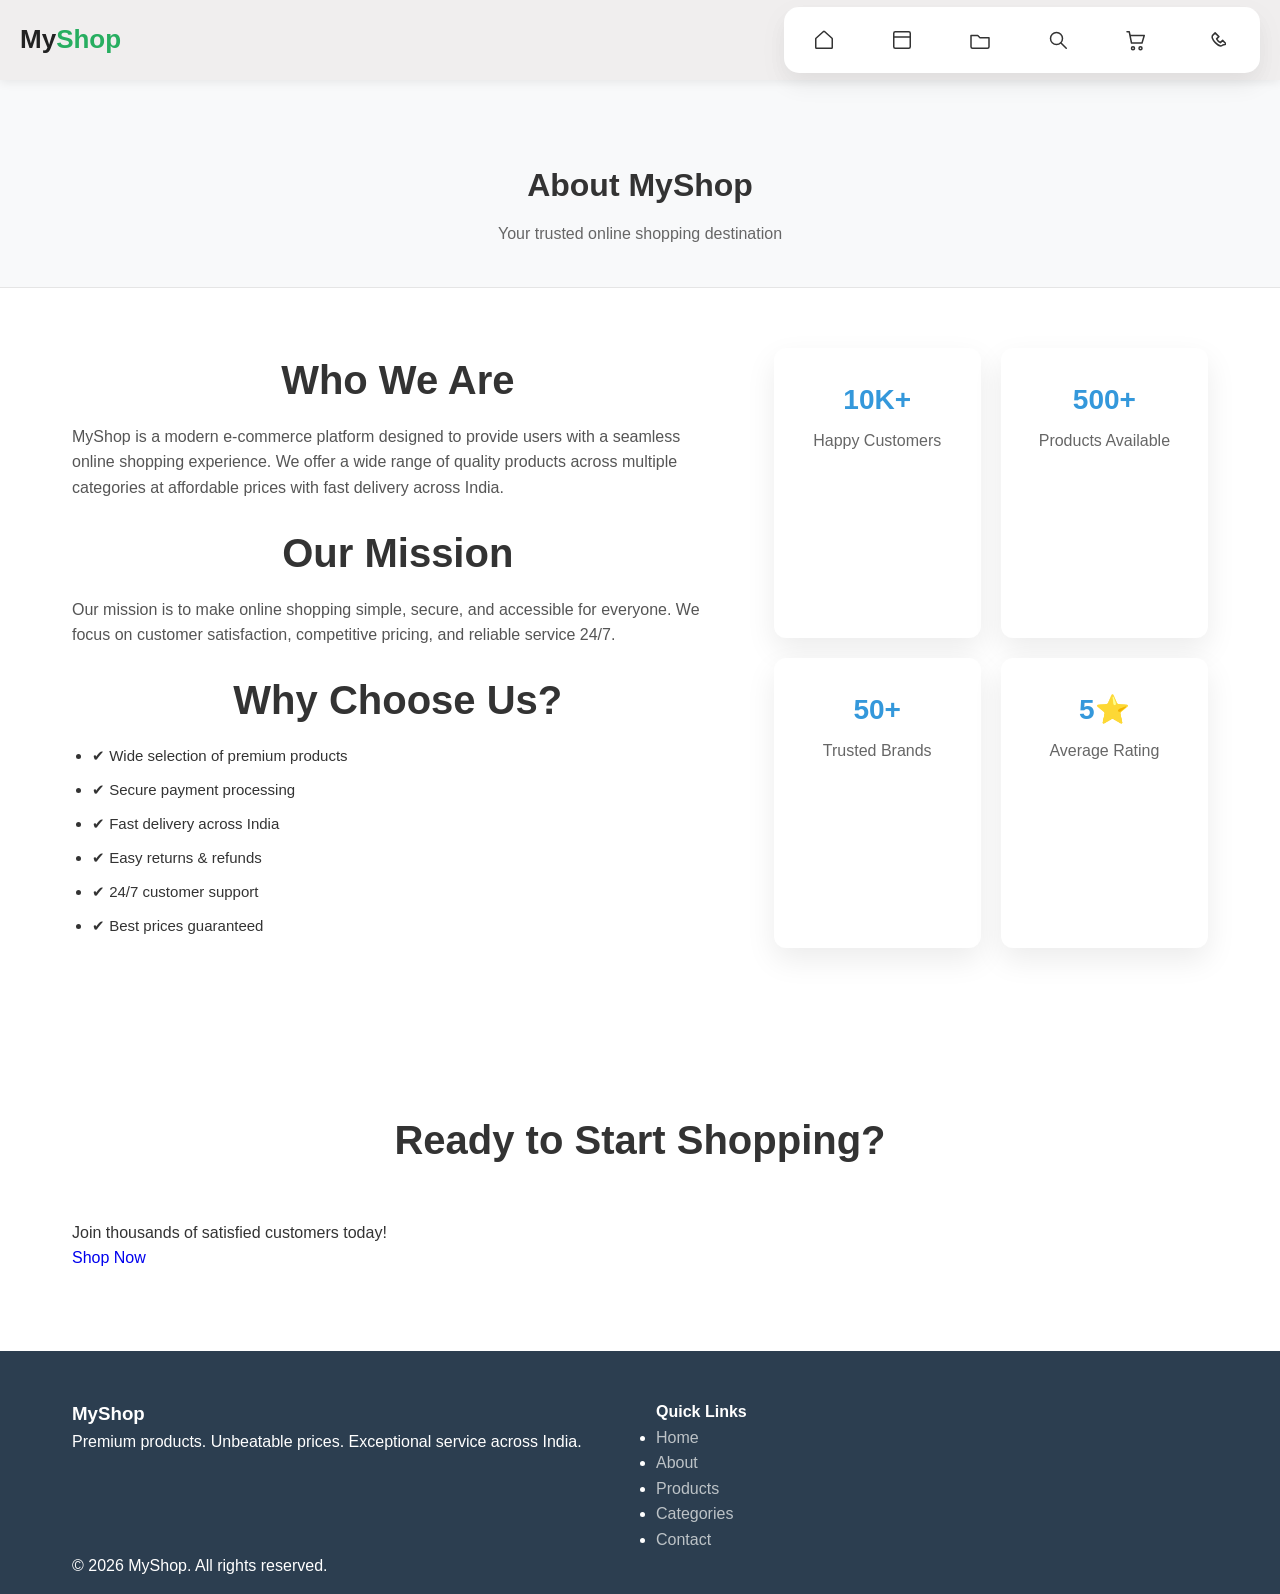
<file: about.html>
<!DOCTYPE html>
<html lang="en">
<head>
    <meta charset="UTF-8">
    <meta name="viewport" content="width=device-width, initial-scale=1.0">
    <title>About Us - MyShop</title>
    <link rel="stylesheet" href="css/style.css">
    <link rel="stylesheet" href="css/navbar.css">
    <link rel="stylesheet" href="css/about.css">
</head>
<body>
    <nav class="navbar">
        <div class="brand">
            <a href="index.html">My<span>Shop</span></a>
        </div>
        <div class="menu">
            <a href="index.html" class="link">
                <span class="link-icon">
                    <svg xmlns="http://www.w3.org/2000/svg" viewBox="0 0 256 256">
                        <path d="M213.38 109.62 133.38 36.88a8 8 0 0 0-10.76 0L42.62 109.62A8 8 0 0 0 40 115.54V208a8 8 0 0 0 8 8h160a8 8 0 0 0 8-8V115.54a8 8 0 0 0-2.62-5.92Z" fill="none" stroke="currentColor" stroke-width="16"/>
                    </svg>
                </span>
                <span class="link-title">Home</span>
            </a>

            <a href="products.html" class="link">
                <span class="link-icon">
                    <svg xmlns="http://www.w3.org/2000/svg" viewBox="0 0 256 256">
                        <rect x="40" y="40" width="176" height="176" rx="16" fill="none" stroke="currentColor" stroke-width="16"/>
                        <line x1="40" y1="96" x2="216" y2="96" fill="none" stroke="currentColor" stroke-width="16"/>
                    </svg>
                </span>
                <span class="link-title">Products</span>
            </a>

            <a href="category.html" class="link">
                <span class="link-icon">
                    <svg xmlns="http://www.w3.org/2000/svg" viewBox="0 0 256 256">
                        <path d="M32 80h72l24 24h96v96a16 16 0 0 1-16 16H48a16 16 0 0 1-16-16V80z" fill="none" stroke="currentColor" stroke-width="16" stroke-linejoin="round"/>
                    </svg>
                </span>
                <span class="link-title">Categories</span>
            </a>

            <a href="search.html" class="link">
                <span class="link-icon">
                    <svg xmlns="http://www.w3.org/2000/svg" viewBox="0 0 256 256">
                        <circle cx="112" cy="112" r="64" fill="none" stroke="currentColor" stroke-width="16"/>
                        <line x1="160" y1="160" x2="216" y2="216" fill="none" stroke="currentColor" stroke-width="16"/>
                    </svg>
                </span>
                <span class="link-title">Search</span>
            </a>

            <a href="cart.html" class="link">
                <span class="link-icon">
                    <svg xmlns="http://www.w3.org/2000/svg" viewBox="0 0 256 256">
                        <circle cx="96" cy="216" r="16" fill="none" stroke="currentColor" stroke-width="16"/>
                        <circle cx="176" cy="216" r="16" fill="none" stroke="currentColor" stroke-width="16"/>
                        <path d="M32 40h24l24 120h112l24-80H72" fill="none" stroke="currentColor" stroke-width="16" stroke-linejoin="round"/>
                    </svg>
                </span>
                <span class="link-title">Cart</span>
            </a>
            

            <a href="contact.html" class="link">
                <span class="link-icon">
                    <svg xmlns="http://www.w3.org/2000/svg" viewBox="0 0 256 256">
                        <path d="M222 182c-16 16-48 6-80-26s-42-64-26-80l24-24 40 40-24 24c8 16 24 32 40 40l24-24 40 40z" fill="none" stroke="currentColor" stroke-width="16" stroke-linejoin="round"/>
                    </svg>
                </span>
                <span class="link-title">Contact</span>
            </a>
        </div>
    </nav>

    <section class="about-header">
        <div class="container">
            <h1>About MyShop</h1>
            <p>Your trusted online shopping destination</p>
        </div>
    </section>

    <section class="about-section">
        <div class="container">
            <div class="about-grid">
              
                <div class="about-text">
                    <h2>Who We Are</h2>
                    <p>
                        MyShop is a modern e-commerce platform designed to provide
                        users with a seamless online shopping experience.
                        We offer a wide range of quality products across multiple categories
                        at affordable prices with fast delivery across India.
                    </p>

                    <h2>Our Mission</h2>
                    <p>
                        Our mission is to make online shopping simple, secure,
                        and accessible for everyone. We focus on customer satisfaction,
                        competitive pricing, and reliable service 24/7.
                    </p>

                    <h2>Why Choose Us?</h2>
                    <ul>
                        <li>✔ Wide selection of premium products</li>
                        <li>✔ Secure payment processing</li>
                        <li>✔ Fast delivery across India</li>
                        <li>✔ Easy returns & refunds</li>
                        <li>✔ 24/7 customer support</li>
                        <li>✔ Best prices guaranteed</li>
                    </ul>
                </div>

                <div class="about-stats">
                    <div class="stat-box">
                        <h3>10K+</h3>
                        <p>Happy Customers</p>
                    </div>
                    <div class="stat-box">
                        <h3>500+</h3>
                        <p>Products Available</p>
                    </div>
                    <div class="stat-box">
                        <h3>50+</h3>
                        <p>Trusted Brands</p>
                    </div>
                    <div class="stat-box">
                        <h3>5⭐</h3>
                        <p>Average Rating</p>
                    </div>
                </div>
            </div>
        </div>
    </section>

    <section class="cta-section">
        <div class="container">
            <h2>Ready to Start Shopping?</h2>
            <p>Join thousands of satisfied customers today!</p>
            <a href="products.html" class="cta-button">Shop Now</a>
        </div>
    </section>

    <footer class="footer">
        <div class="container">
            <div class="footer-content">
                <div class="footer-section">
                    <h3>MyShop</h3>
                    <p>Premium products. Unbeatable prices. Exceptional service across India.</p>
                </div>
                <div class="footer-section">
                    <h4>Quick Links</h4>
                    <ul>
                        <li><a href="index.html">Home</a></li>
                        <li><a href="about.html">About</a></li>
                        <li><a href="products.html">Products</a></li>
                        <li><a href="category.html">Categories</a></li>
                        <li><a href="contact.html">Contact</a></li>
                    </ul>
                </div>
            </div>
            <div class="footer-bottom">
                <p>&copy; 2026 MyShop. All rights reserved.</p>
            </div>
        </div>
    </footer>

    <script src="js/about.js"></script>
</body>
</html>
</file>
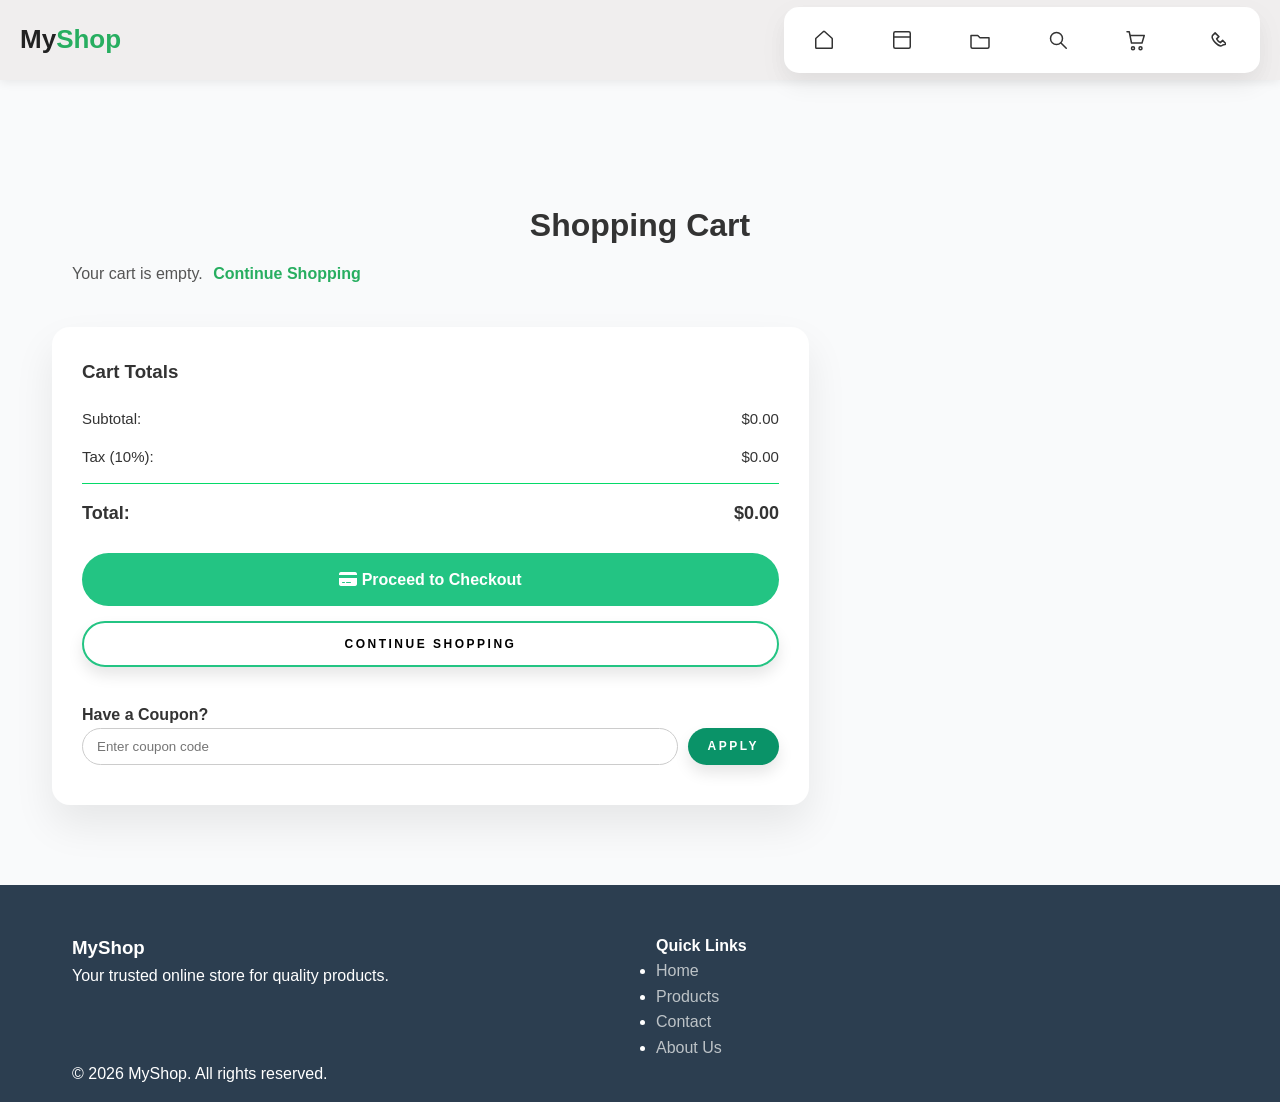
<file: cart.html>
<!DOCTYPE html>
<html lang="en">
<head>
    <meta charset="UTF-8">
    <meta name="viewport" content="width=device-width, initial-scale=1.0">
    <title>Cart - MyShop</title>
    <link rel="stylesheet" href="css/style.css">
    <link rel="stylesheet" href="css/cart.css">
    <link rel="stylesheet" href="https://cdnjs.cloudflare.com/ajax/libs/font-awesome/6.0.0/css/all.min.css">
    <link rel="stylesheet" href="css/navbar.css">
</head>
<body>
     <nav class="navbar">
        <div class="brand">
            <a href="index.html">My<span>Shop</span></a>
        </div>
        <div class="menu">
            <a href="index.html" class="link">
                <span class="link-icon">
                    <svg xmlns="http://www.w3.org/2000/svg" viewBox="0 0 256 256">
                        <path d="M213.38 109.62 133.38 36.88a8 8 0 0 0-10.76 0L42.62 109.62A8 8 0 0 0 40 115.54V208a8 8 0 0 0 8 8h160a8 8 0 0 0 8-8V115.54a8 8 0 0 0-2.62-5.92Z" fill="none" stroke="currentColor" stroke-width="16"/>
                    </svg>
                </span>
                <span class="link-title">Home</span>
            </a>

            <a href="products.html" class="link">
                <span class="link-icon">
                    <svg xmlns="http://www.w3.org/2000/svg" viewBox="0 0 256 256">
                        <rect x="40" y="40" width="176" height="176" rx="16" fill="none" stroke="currentColor" stroke-width="16"/>
                        <line x1="40" y1="96" x2="216" y2="96" fill="none" stroke="currentColor" stroke-width="16"/>
                    </svg>
                </span>
                <span class="link-title">Products</span>
            </a>

            <a href="category.html" class="link">
                <span class="link-icon">
                    <svg xmlns="http://www.w3.org/2000/svg" viewBox="0 0 256 256">
                        <path d="M32 80h72l24 24h96v96a16 16 0 0 1-16 16H48a16 16 0 0 1-16-16V80z" fill="none" stroke="currentColor" stroke-width="16" stroke-linejoin="round"/>
                    </svg>
                </span>
                <span class="link-title">Categories</span>
            </a>

            <a href="search.html" class="link">
                <span class="link-icon">
                    <svg xmlns="http://www.w3.org/2000/svg" viewBox="0 0 256 256">
                        <circle cx="112" cy="112" r="64" fill="none" stroke="currentColor" stroke-width="16"/>
                        <line x1="160" y1="160" x2="216" y2="216" fill="none" stroke="currentColor" stroke-width="16"/>
                    </svg>
                </span>
                <span class="link-title">Search</span>
            </a>

            <a href="cart.html" class="link">
                <span class="link-icon">
                    <svg xmlns="http://www.w3.org/2000/svg" viewBox="0 0 256 256">
                        <circle cx="96" cy="216" r="16" fill="none" stroke="currentColor" stroke-width="16"/>
                        <circle cx="176" cy="216" r="16" fill="none" stroke="currentColor" stroke-width="16"/>
                        <path d="M32 40h24l24 120h112l24-80H72" fill="none" stroke="currentColor" stroke-width="16" stroke-linejoin="round"/>
                    </svg>
                </span>
                <span class="link-title">Cart</span>
            </a>

            <a href="contact.html" class="link">
                <span class="link-icon">
                    <svg xmlns="http://www.w3.org/2000/svg" viewBox="0 0 256 256">
                        <path d="M222 182c-16 16-48 6-80-26s-42-64-26-80l24-24 40 40-24 24c8 16 24 32 40 40l24-24 40 40z" fill="none" stroke="currentColor" stroke-width="16" stroke-linejoin="round"/>
                    </svg>
                </span>
                <span class="link-title">Contact</span>
            </a>
        </div>
    </nav>

    <section class="cart-page">
        <div class="container">
            <div class="page-header">
                <h1>Shopping Cart</h1>
                <p id="cartEmptyMsg" style="display: none;">Your cart is empty. <a href="products.html">Continue Shopping</a></p>
            </div>

            <div class="cart-container">
                <div class="cart-table" id="cartTableContainer">
                    <table id="cartTable">
                        <thead>
                            <tr>
                                <th>Image</th>
                                <th>Product</th>
                                <th>Price</th>
                                <th>Quantity</th>
                                <th>Total</th>
                                <th>Action</th>
                            </tr>
                        </thead>
                        <tbody id="cartItems">
                        </tbody>
                    </table>
                </div>

                <div class="cart-summary">
                    <div class="summary-section">
                        <h3>Cart Totals</h3>
                        <div class="summary-row">
                            <span>Subtotal:</span>
                            <span id="subtotal">$0.00</span>
                        </div>
                        <div class="summary-row">
                            <span>Tax (10%):</span>
                            <span id="tax">$0.00</span>
                        </div>
                        <div class="summary-row total-row">
                            <span>Total:</span>
                            <span id="total">$0.00</span>
                        </div>
                        
                        <div class="checkout-actions">
                            <a href="checkout.html" class="checkout-btn">
                                <i class="fas fa-credit-card"></i> Proceed to Checkout
                            </a>
                            <button id="continueShopping" class="continue-btn">Continue Shopping</button>
                        </div>
                    </div>

                    <div class="coupon-section">
                        <h4>Have a Coupon?</h4>
                        <div class="coupon-input">
                            <input type="text" id="couponCode" placeholder="Enter coupon code">
                            <button id="applyCoupon">Apply</button>
                        </div>
                        <p id="couponMsg"></p>
                    </div>
                </div>
            </div>
        </div>
    </section>

    <footer class="footer">
        <div class="container">
            <div class="footer-content">
                <div class="footer-section">
                    <h3>MyShop</h3>
                    <p>Your trusted online store for quality products.</p>
                </div>
                <div class="footer-section">
                    <h4>Quick Links</h4>
                    <ul>
                        <li><a href="index.html">Home</a></li>
                        <li><a href="products.html">Products</a></li>
                        <li><a href="contact.html">Contact</a></li>
                    <li><a href="about.html">About Us</a></li>
                    </ul>
                </div>
            </div>
            <div class="footer-bottom">
                <p>&copy; 2026 MyShop. All rights reserved.</p>
            </div>
        </div>
    </footer>

    <button class="scroll-top" id="scrollTop">↑</button>

    <script src="js/data.js"></script>
    <script src="js/script.js"></script>
    <script src="js/cart.js"></script>
</body>
</html>
</file>
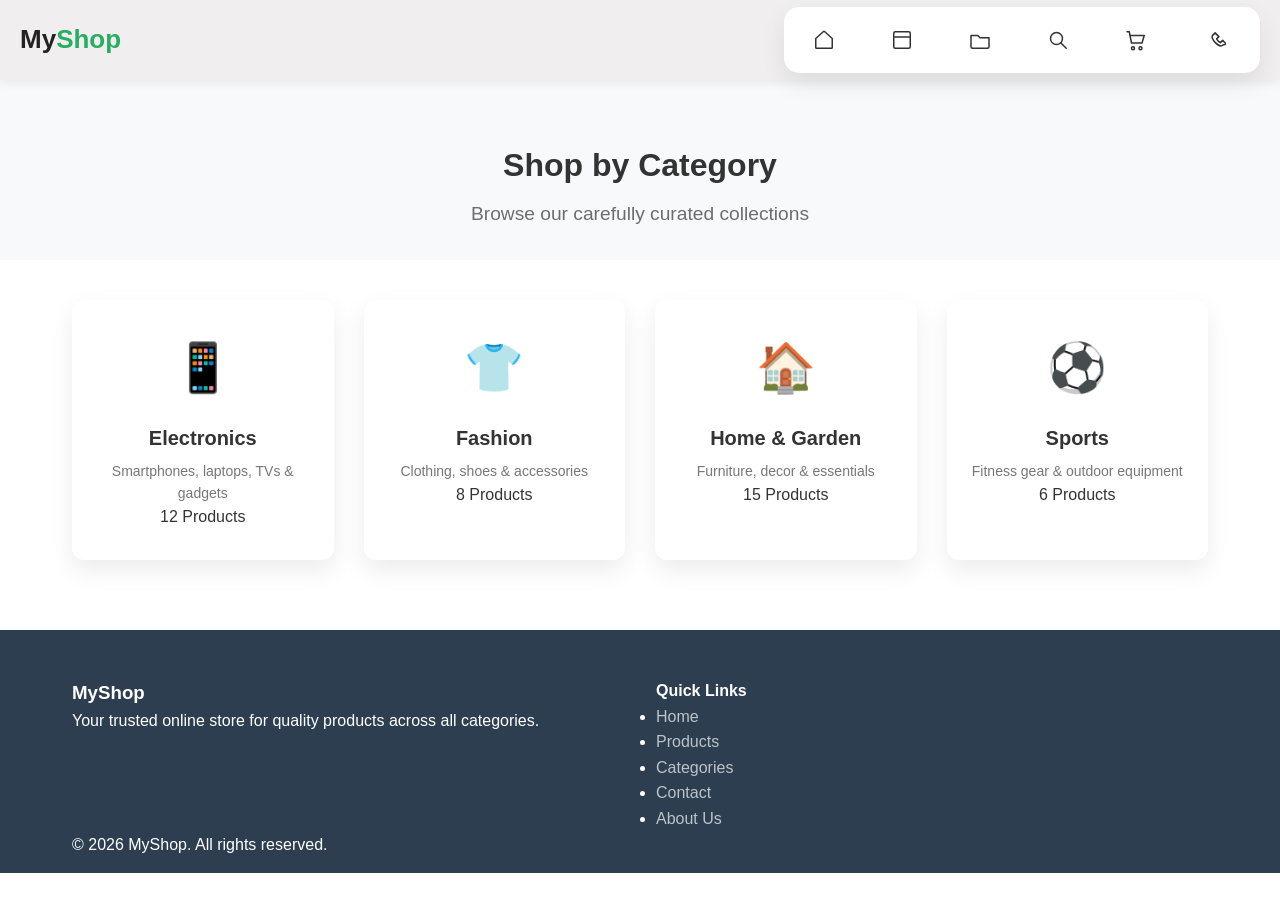
<file: category.html>
<!DOCTYPE html>
<html lang="en">
<head>
    <meta charset="UTF-8">
    <meta name="viewport" content="width=device-width, initial-scale=1.0">
    <title>Categories | MyShop</title>
    
    <link rel="stylesheet" href="css/style.css">
    <link rel="stylesheet" href="css/navbar.css">
    <link rel="stylesheet" href="css/category.css">
</head>
<body>
    <nav class="navbar">
        <div class="brand">
            <a href="index.html">My<span>Shop</span></a>
        </div>
        <div class="menu">
            <a href="index.html" class="link">
                <span class="link-icon">
                    <svg xmlns="http://www.w3.org/2000/svg" viewBox="0 0 256 256">
                        <path d="M213.38 109.62 133.38 36.88a8 8 0 0 0-10.76 0L42.62 109.62A8 8 0 0 0 40 115.54V208a8 8 0 0 0 8 8h160a8 8 0 0 0 8-8V115.54a8 8 0 0 0-2.62-5.92Z" fill="none" stroke="currentColor" stroke-width="16"/>
                    </svg>
                </span>
                <span class="link-title">Home</span>
            </a>

            <a href="products.html" class="link">
                <span class="link-icon">
                    <svg xmlns="http://www.w3.org/2000/svg" viewBox="0 0 256 256">
                        <rect x="40" y="40" width="176" height="176" rx="16" fill="none" stroke="currentColor" stroke-width="16"/>
                        <line x1="40" y1="96" x2="216" y2="96" fill="none" stroke="currentColor" stroke-width="16"/>
                    </svg>
                </span>
                <span class="link-title">Products</span>
            </a>

            <a href="category.html" class="link">
                <span class="link-icon">
                    <svg xmlns="http://www.w3.org/2000/svg" viewBox="0 0 256 256">
                        <path d="M32 80h72l24 24h96v96a16 16 0 0 1-16 16H48a16 16 0 0 1-16-16V80z" fill="none" stroke="currentColor" stroke-width="16" stroke-linejoin="round"/>
                    </svg>
                </span>
                <span class="link-title">Categories</span>
            </a>

            <a href="search.html" class="link">
                <span class="link-icon">
                    <svg xmlns="http://www.w3.org/2000/svg" viewBox="0 0 256 256">
                        <circle cx="112" cy="112" r="64" fill="none" stroke="currentColor" stroke-width="16"/>
                        <line x1="160" y1="160" x2="216" y2="216" fill="none" stroke="currentColor" stroke-width="16"/>
                    </svg>
                </span>
                <span class="link-title">Search</span>
            </a>

            <a href="cart.html" class="link">
                <span class="link-icon">
                    <svg xmlns="http://www.w3.org/2000/svg" viewBox="0 0 256 256">
                        <circle cx="96" cy="216" r="16" fill="none" stroke="currentColor" stroke-width="16"/>
                        <circle cx="176" cy="216" r="16" fill="none" stroke="currentColor" stroke-width="16"/>
                        <path d="M32 40h24l24 120h112l24-80H72" fill="none" stroke="currentColor" stroke-width="16" stroke-linejoin="round"/>
                    </svg>
                </span>
                <span class="link-title">Cart</span>
            </a>

            <a href="contact.html" class="link">
                <span class="link-icon">
                    <svg xmlns="http://www.w3.org/2000/svg" viewBox="0 0 256 256">
                        <path d="M222 182c-16 16-48 6-80-26s-42-64-26-80l24-24 40 40-24 24c8 16 24 32 40 40l24-24 40 40z" fill="none" stroke="currentColor" stroke-width="16" stroke-linejoin="round"/>
                    </svg>
                </span>
                <span class="link-title">Contact</span>
            </a>
        </div>
    </nav>

    <section class="category-header">
        <div class="container">
            <h1>Shop by Category</h1>
            <p>Browse our carefully curated collections</p>
        </div>
    </section>

    <div class="category-main">
        <section class="category-section">
            <div class="container">
                <div class="category-grid">
                    <div class="category-card" data-cat="electronics">
                        <div class="category-icon">📱</div>
                        <h3>Electronics</h3>
                        <p>Smartphones, laptops, TVs & gadgets</p>
                        <div class="category-count" data-count="12">12 Products</div>
                    </div>

                    <div class="category-card" data-cat="fashion">
                        <div class="category-icon">👕</div>
                        <h3>Fashion</h3>
                        <p>Clothing, shoes & accessories</p>
                        <div class="category-count" data-count="8">8 Products</div>
                    </div>

                    <div class="category-card" data-cat="home">
                        <div class="category-icon">🏠</div>
                        <h3>Home & Garden</h3>
                        <p>Furniture, decor & essentials</p>
                        <div class="category-count" data-count="15">15 Products</div>
                    </div>

                    <div class="category-card" data-cat="sports">
                        <div class="category-icon">⚽</div>
                        <h3>Sports</h3>
                        <p>Fitness gear & outdoor equipment</p>
                        <div class="category-count" data-count="6">6 Products</div>
                    </div>
                </div>
            </div>
        </section>

        <section class="products-filtered" id="filteredProducts" style="display: none;">
            <div class="container">
                <div class="filter-header">
                    <div class="filter-count" id="filterCount">0 products found</div>
                    <a href="category.html" class="clear-filter">Clear Filter</a>
                </div>
                <div class="products-grid" id="categoryProducts"></div>
            </div>
        </section>
    </div>

    <footer class="footer">
        <div class="container">
            <div class="footer-content">
                <div class="footer-section">
                    <h3>MyShop</h3>
                    <p>Your trusted online store for quality products across all categories.</p>
                </div>
                <div class="footer-section">
                    <h4>Quick Links</h4>
                    <ul>
                        <li><a href="index.html">Home</a></li>
                        <li><a href="products.html">Products</a></li>
                        <li><a href="category.html">Categories</a></li>
                        <li><a href="contact.html">Contact</a></li>
                    <li><a href="about.html">About Us</a></li>
                    </ul>
                </div>
            </div>
            <div class="footer-bottom">
                <p>&copy; 2026 MyShop. All rights reserved.</p>
            </div>
        </div>
    </footer>
    <script src="js/data.js"></script>
    <script src="js/script.js"></script>
    <script src="js/category.js"></script>
</body>
</html>
</file>
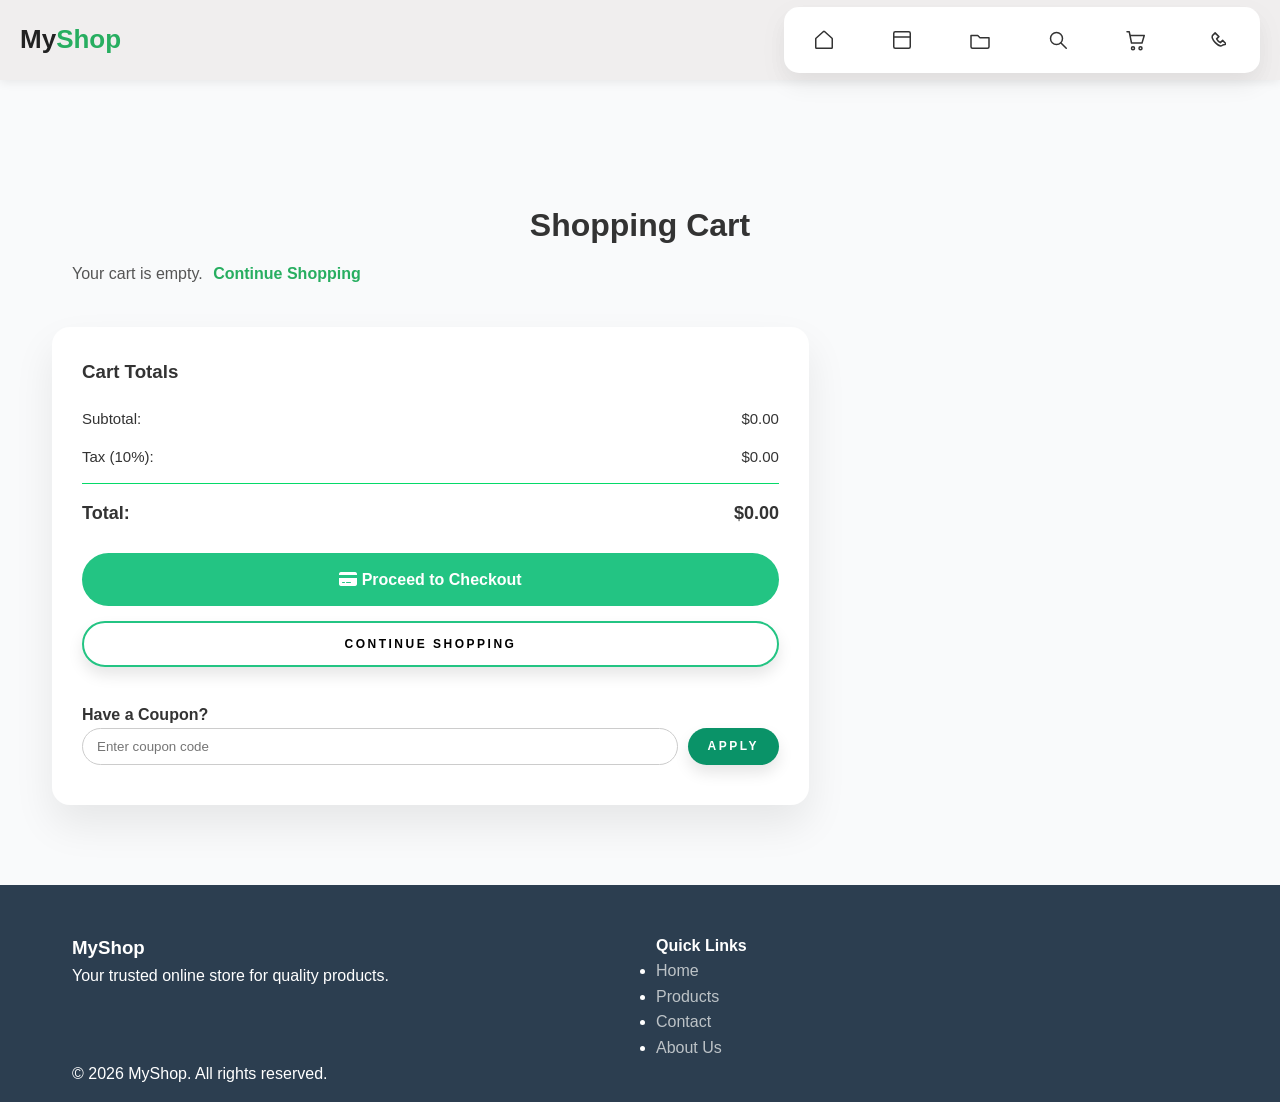
<file: checkout.html>
<!DOCTYPE html>
<html lang="en">
<head>
    <meta charset="UTF-8">
    <meta name="viewport" content="width=device-width, initial-scale=1.0">
    <title>Checkout - MyShop</title>
    <link rel="stylesheet" href="css/style.css">
    <link rel="stylesheet" href="css/navbar.css">
    <link rel="stylesheet" href="css/checkout.css">
</head>
<body>
         <nav class="navbar">
        <div class="brand">
            <a href="index.html">My<span>Shop</span></a>
        </div>
        <div class="menu">
            <a href="index.html" class="link">
                <span class="link-icon">
                    <svg xmlns="http://www.w3.org/2000/svg" viewBox="0 0 256 256">
                        <path d="M213.38 109.62 133.38 36.88a8 8 0 0 0-10.76 0L42.62 109.62A8 8 0 0 0 40 115.54V208a8 8 0 0 0 8 8h160a8 8 0 0 0 8-8V115.54a8 8 0 0 0-2.62-5.92Z" fill="none" stroke="currentColor" stroke-width="16"/>
                    </svg>
                </span>
                <span class="link-title">Home</span>
            </a>

            <a href="products.html" class="link">
                <span class="link-icon">
                    <svg xmlns="http://www.w3.org/2000/svg" viewBox="0 0 256 256">
                        <rect x="40" y="40" width="176" height="176" rx="16" fill="none" stroke="currentColor" stroke-width="16"/>
                        <line x1="40" y1="96" x2="216" y2="96" fill="none" stroke="currentColor" stroke-width="16"/>
                    </svg>
                </span>
                <span class="link-title">Products</span>
            </a>

            <a href="category.html" class="link">
                <span class="link-icon">
                    <svg xmlns="http://www.w3.org/2000/svg" viewBox="0 0 256 256">
                        <path d="M32 80h72l24 24h96v96a16 16 0 0 1-16 16H48a16 16 0 0 1-16-16V80z" fill="none" stroke="currentColor" stroke-width="16" stroke-linejoin="round"/>
                    </svg>
                </span>
                <span class="link-title">Categories</span>
            </a>

            <a href="search.html" class="link">
                <span class="link-icon">
                    <svg xmlns="http://www.w3.org/2000/svg" viewBox="0 0 256 256">
                        <circle cx="112" cy="112" r="64" fill="none" stroke="currentColor" stroke-width="16"/>
                        <line x1="160" y1="160" x2="216" y2="216" fill="none" stroke="currentColor" stroke-width="16"/>
                    </svg>
                </span>
                <span class="link-title">Search</span>
            </a>

            <a href="cart.html" class="link">
                <span class="link-icon">
                    <svg xmlns="http://www.w3.org/2000/svg" viewBox="0 0 256 256">
                        <circle cx="96" cy="216" r="16" fill="none" stroke="currentColor" stroke-width="16"/>
                        <circle cx="176" cy="216" r="16" fill="none" stroke="currentColor" stroke-width="16"/>
                        <path d="M32 40h24l24 120h112l24-80H72" fill="none" stroke="currentColor" stroke-width="16" stroke-linejoin="round"/>
                    </svg>
                </span>
                <span class="link-title">Cart</span>
            </a>

            <a href="contact.html" class="link">
                <span class="link-icon">
                    <svg xmlns="http://www.w3.org/2000/svg" viewBox="0 0 256 256">
                        <path d="M222 182c-16 16-48 6-80-26s-42-64-26-80l24-24 40 40-24 24c8 16 24 32 40 40l24-24 40 40z" fill="none" stroke="currentColor" stroke-width="16" stroke-linejoin="round"/>
                    </svg>
                </span>
                <span class="link-title">Contact</span>
            </a>
        </div>
    </nav>

   
    <section class="checkout-main">
        <div class="container">
            <div class="checkout-header">
                <h1>Checkout</h1>
                <p>Order Summary & Shipping Details</p>
            </div>

            <div class="checkout-grid">
                <div class="order-summary">
                    <h2>📋 Your Order</h2>
                    <div id="orderItems"></div>
                    <div class="order-totals">
                        <div class="total-line">
                            <span>Subtotal:</span>
                            <span id="orderSubtotal">$0.00</span>
                        </div>
                        <div class="total-line">
                            <span>Shipping:</span>
                            <span>FREE</span>
                        </div>
                        <div class="total-line">
                            <span>Tax:</span>
                            <span id="orderTax">$0.00</span>
                        </div>
                        <hr>
                        <div class="grand-total">
                            <span>Total:</span>
                            <span id="orderGrandTotal">$0.00</span>
                        </div>
                    </div>
                </div>

                <div class="shipping-form-section">
                    <h2>🚚 Shipping Address</h2>
                    <form id="shippingForm">
                        <div class="input-group">
                            <input type="text" id="firstName" placeholder="First Name *" required>
                            <input type="text" id="lastName" placeholder="Last Name *" required>
                        </div>
                        <div class="input-group">
                            <textarea id="address" placeholder="Full Address *" rows="3" required></textarea>
                        </div>
                        <div class="input-group">
                            <input type="text" id="city" placeholder="City *" required>
                            <input type="tel" id="phone" placeholder="Phone *" required>
                        </div>
                        <button type="submit" class="order-btn" id="placeOrder">
                            Place Order - <span id="finalTotal">$0.00</span>
                        </button>
                    </form>
                </div>
            </div>
        </div>
    </section>

    <footer class="footer">
        <div class="container">
            <p>&copy; 2026 MyShop. All rights reserved.</p>
        </div>
    </footer>
<script src="js/checkout.js"></script>

</body>
</html>
</file>
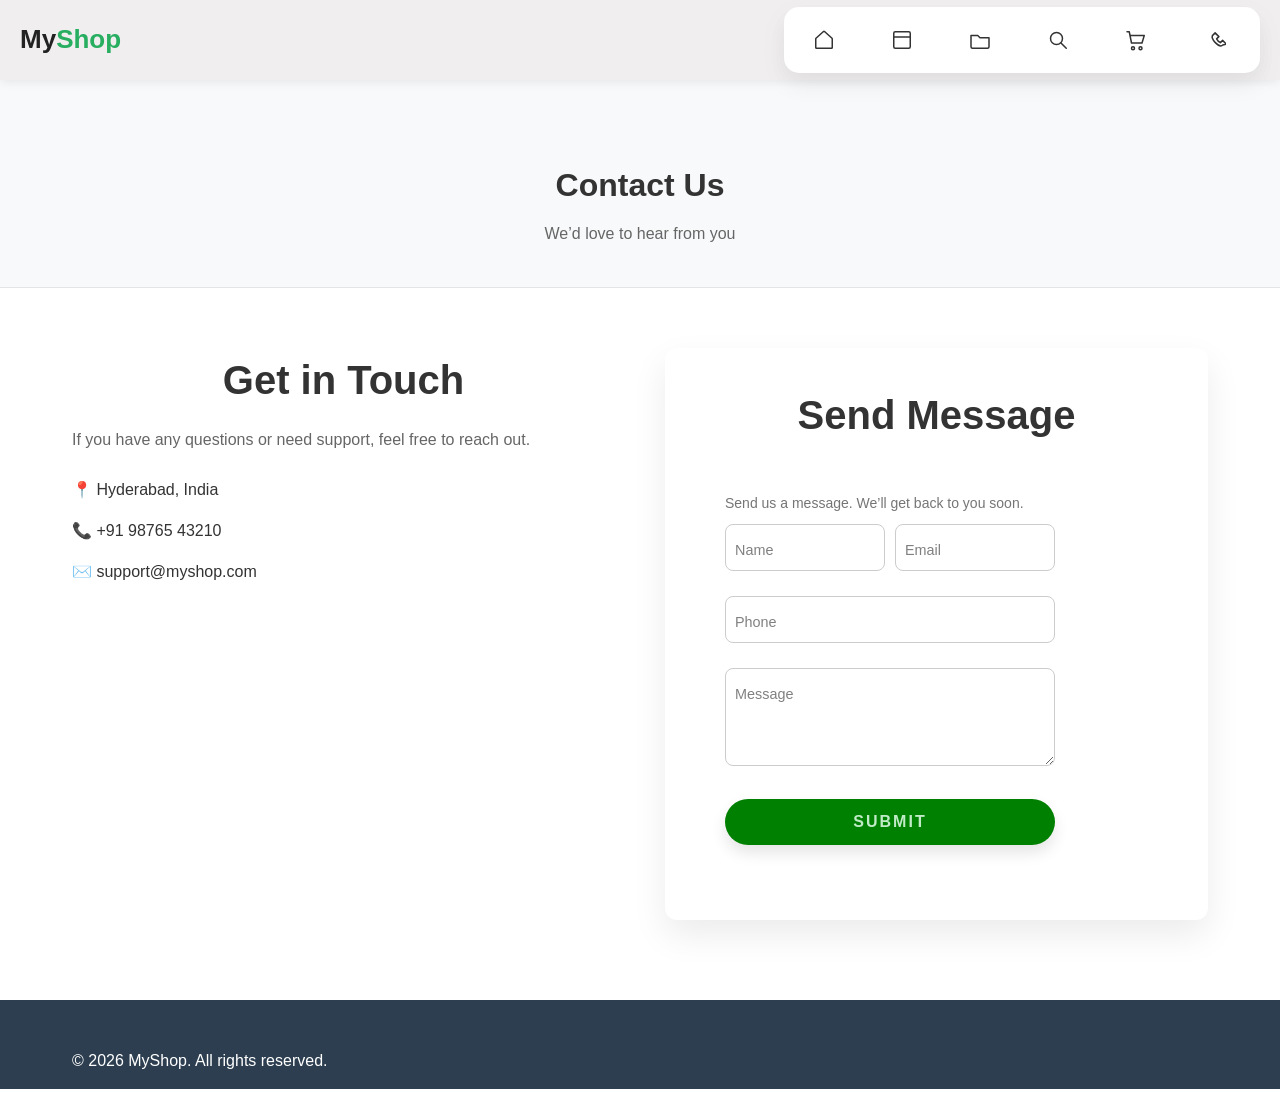
<file: contact.html>
<!DOCTYPE html>
<html lang="en">
<head>
    <meta charset="UTF-8">
    <meta name="viewport" content="width=device-width, initial-scale=1.0">
    <title>Contact Us - MyShop</title>
    <link rel="stylesheet" href="css/style.css">
    <link rel="stylesheet" href="css/contact.css">
<link rel="stylesheet" href="css/navbar.css">
</head>
<body>

     <nav class="navbar">
        <div class="brand">
            <a href="index.html">My<span>Shop</span></a>
        </div>
        <div class="menu">
            <a href="index.html" class="link">
                <span class="link-icon">
                    <svg xmlns="http://www.w3.org/2000/svg" viewBox="0 0 256 256">
                        <path d="M213.38 109.62 133.38 36.88a8 8 0 0 0-10.76 0L42.62 109.62A8 8 0 0 0 40 115.54V208a8 8 0 0 0 8 8h160a8 8 0 0 0 8-8V115.54a8 8 0 0 0-2.62-5.92Z" fill="none" stroke="currentColor" stroke-width="16"/>
                    </svg>
                </span>
                <span class="link-title">Home</span>
            </a>

            <a href="products.html" class="link">
                <span class="link-icon">
                    <svg xmlns="http://www.w3.org/2000/svg" viewBox="0 0 256 256">
                        <rect x="40" y="40" width="176" height="176" rx="16" fill="none" stroke="currentColor" stroke-width="16"/>
                        <line x1="40" y1="96" x2="216" y2="96" fill="none" stroke="currentColor" stroke-width="16"/>
                    </svg>
                </span>
                <span class="link-title">Products</span>
            </a>

            <a href="category.html" class="link">
                <span class="link-icon">
                    <svg xmlns="http://www.w3.org/2000/svg" viewBox="0 0 256 256">
                        <path d="M32 80h72l24 24h96v96a16 16 0 0 1-16 16H48a16 16 0 0 1-16-16V80z" fill="none" stroke="currentColor" stroke-width="16" stroke-linejoin="round"/>
                    </svg>
                </span>
                <span class="link-title">Categories</span>
            </a>

            <a href="search.html" class="link">
                <span class="link-icon">
                    <svg xmlns="http://www.w3.org/2000/svg" viewBox="0 0 256 256">
                        <circle cx="112" cy="112" r="64" fill="none" stroke="currentColor" stroke-width="16"/>
                        <line x1="160" y1="160" x2="216" y2="216" fill="none" stroke="currentColor" stroke-width="16"/>
                    </svg>
                </span>
                <span class="link-title">Search</span>
            </a>

            <a href="cart.html" class="link">
                <span class="link-icon">
                    <svg xmlns="http://www.w3.org/2000/svg" viewBox="0 0 256 256">
                        <circle cx="96" cy="216" r="16" fill="none" stroke="currentColor" stroke-width="16"/>
                        <circle cx="176" cy="216" r="16" fill="none" stroke="currentColor" stroke-width="16"/>
                        <path d="M32 40h24l24 120h112l24-80H72" fill="none" stroke="currentColor" stroke-width="16" stroke-linejoin="round"/>
                    </svg>
                </span>
                <span class="link-title">Cart</span>
            </a>

            <a href="contact.html" class="link">
                <span class="link-icon">
                    <svg xmlns="http://www.w3.org/2000/svg" viewBox="0 0 256 256">
                        <path d="M222 182c-16 16-48 6-80-26s-42-64-26-80l24-24 40 40-24 24c8 16 24 32 40 40l24-24 40 40z" fill="none" stroke="currentColor" stroke-width="16" stroke-linejoin="round"/>
                    </svg>
                </span>
                <span class="link-title">Contact</span>
            </a>
        </div>
    </nav>

<section class="contact-header">
    <h1>Contact Us</h1>
    <p>We’d love to hear from you</p>
</section>

<section class="contact-section">
    <div class="container contact-grid">

        <div class="contact-info">
            <h2>Get in Touch</h2>
            <p>If you have any questions or need support, feel free to reach out.</p>

            <div class="info-item">
                📍 <span>Hyderabad, India</span>
            </div>
            <div class="info-item">
                📞 <span>+91 98765 43210</span>
            </div>
            <div class="info-item">
                ✉️ <span>support@myshop.com</span>
            </div>
        </div>

        <div class="contact-form">
            <h2>Send Message</h2>

         <form class="form" id="contactForm">
  <p class="message">Send us a message. We’ll get back to you soon.</p>

  <div class="flex">
    <label>
      <input required type="text" class="input" id="name" placeholder=" " />
      <span>Name</span>
    </label>

    <label>
      <input required type="email" class="input" id="email" placeholder=" " />
      <span>Email</span>
    </label>
  </div>

  <label>
    <input required type="tel" class="input" id="phone" placeholder=" " />
    <span>Phone</span>
  </label>

  <label>
    <textarea required class="input01" id="message" rows="4" placeholder=" "></textarea>
    <span>Message</span>
  </label>

  <button class="fancy" type="submit">
    <span class="top-key"></span>
    <span class="text">submit</span>
    <span class="bottom-key-1"></span>
    <span class="bottom-key-2"></span>
  </button>
</form>


            <p id="formMsg"></p>
        </div>

    </div>
</section>

<footer class="footer">
    <div class="container">
        <p>&copy; 2026 MyShop. All rights reserved.</p>
    </div>
</footer>

<script src="js/contact.js"></script>
</body>
</html>
</file>
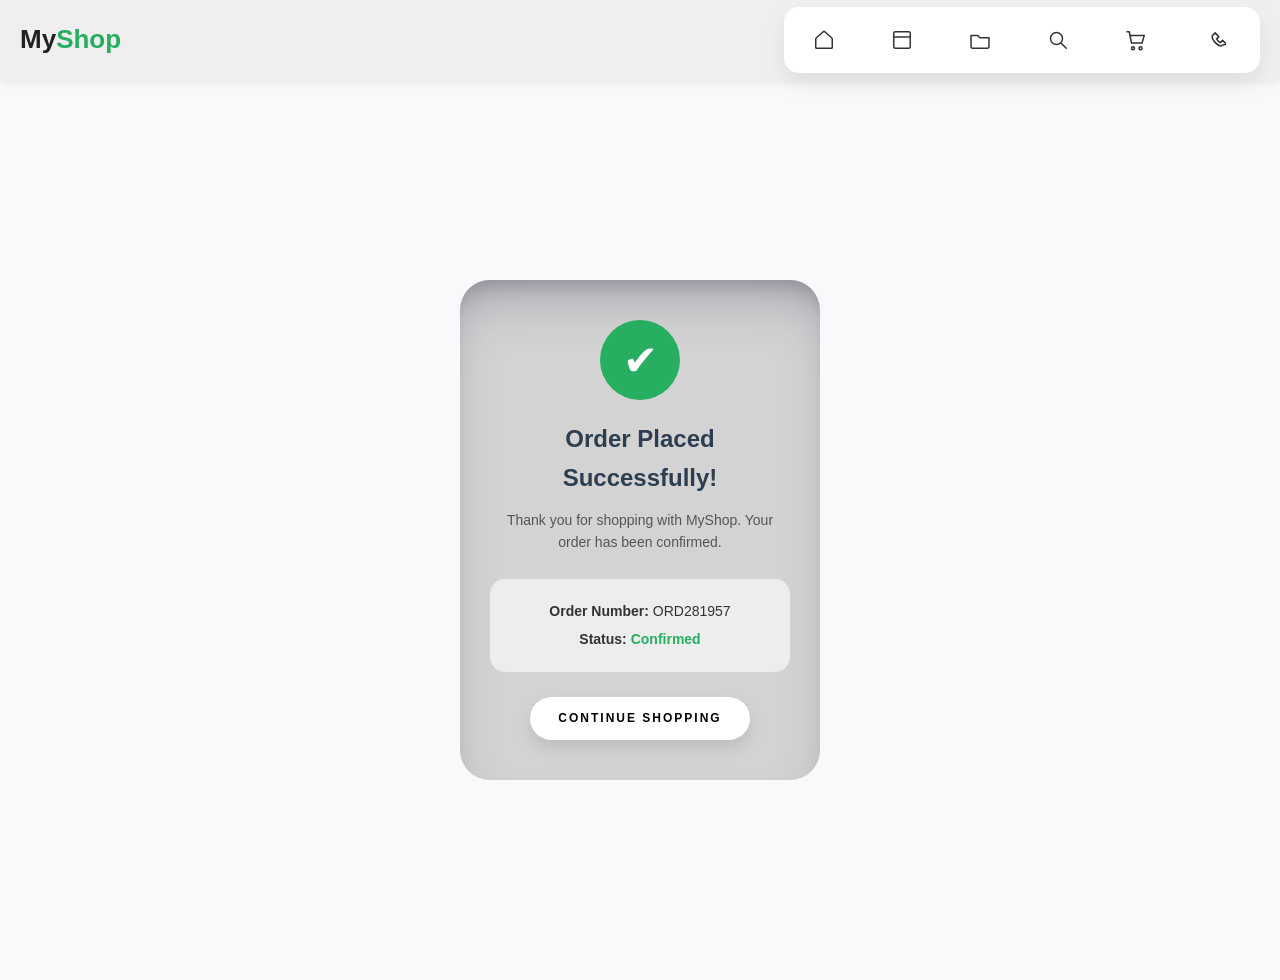
<file: order-confirmation.html>
<!DOCTYPE html>
<html lang="en">
<head>
  <meta charset="UTF-8">
  <meta name="viewport" content="width=device-width, initial-scale=1.0">
  <title>Order Confirmation - MyShop</title>

<link rel="stylesheet" href="css/style.css">
  <link rel="stylesheet" href="css/order-confirmation.css">
  <link rel="stylesheet" href="css/navbar.css">
</head>
<body>

    <nav class="navbar">
        <div class="brand">
            <a href="index.html">My<span>Shop</span></a>
        </div>
        <div class="menu">
            <a href="index.html" class="link">
                <span class="link-icon">
                    <svg xmlns="http://www.w3.org/2000/svg" viewBox="0 0 256 256">
                        <path d="M213.38 109.62 133.38 36.88a8 8 0 0 0-10.76 0L42.62 109.62A8 8 0 0 0 40 115.54V208a8 8 0 0 0 8 8h160a8 8 0 0 0 8-8V115.54a8 8 0 0 0-2.62-5.92Z" fill="none" stroke="currentColor" stroke-width="16"/>
                    </svg>
                </span>
                <span class="link-title">Home</span>
            </a>

            <a href="products.html" class="link">
                <span class="link-icon">
                    <svg xmlns="http://www.w3.org/2000/svg" viewBox="0 0 256 256">
                        <rect x="40" y="40" width="176" height="176" rx="16" fill="none" stroke="currentColor" stroke-width="16"/>
                        <line x1="40" y1="96" x2="216" y2="96" fill="none" stroke="currentColor" stroke-width="16"/>
                    </svg>
                </span>
                <span class="link-title">Products</span>
            </a>

            <a href="category.html" class="link">
                <span class="link-icon">
                    <svg xmlns="http://www.w3.org/2000/svg" viewBox="0 0 256 256">
                        <path d="M32 80h72l24 24h96v96a16 16 0 0 1-16 16H48a16 16 0 0 1-16-16V80z" fill="none" stroke="currentColor" stroke-width="16" stroke-linejoin="round"/>
                    </svg>
                </span>
                <span class="link-title">Categories</span>
            </a>

            <a href="search.html" class="link">
                <span class="link-icon">
                    <svg xmlns="http://www.w3.org/2000/svg" viewBox="0 0 256 256">
                        <circle cx="112" cy="112" r="64" fill="none" stroke="currentColor" stroke-width="16"/>
                        <line x1="160" y1="160" x2="216" y2="216" fill="none" stroke="currentColor" stroke-width="16"/>
                    </svg>
                </span>
                <span class="link-title">Search</span>
            </a>

            <a href="cart.html" class="link">
                <span class="link-icon">
                    <svg xmlns="http://www.w3.org/2000/svg" viewBox="0 0 256 256">
                        <circle cx="96" cy="216" r="16" fill="none" stroke="currentColor" stroke-width="16"/>
                        <circle cx="176" cy="216" r="16" fill="none" stroke="currentColor" stroke-width="16"/>
                        <path d="M32 40h24l24 120h112l24-80H72" fill="none" stroke="currentColor" stroke-width="16" stroke-linejoin="round"/>
                    </svg>
                </span>
                <span class="link-title">Cart</span>
            </a>

            <a href="contact.html" class="link">
                <span class="link-icon">
                    <svg xmlns="http://www.w3.org/2000/svg" viewBox="0 0 256 256">
                        <path d="M222 182c-16 16-48 6-80-26s-42-64-26-80l24-24 40 40-24 24c8 16 24 32 40 40l24-24 40 40z" fill="none" stroke="currentColor" stroke-width="16" stroke-linejoin="round"/>
                    </svg>
                </span>
                <span class="link-title">Contact</span>
            </a>
        </div>
    </nav>

  <div class="confirmation-container">
    <div class="confirmation-card">

      <div class="success-icon">✔</div>

      <h1>Order Placed Successfully!</h1>
      <p class="message">
        Thank you for shopping with MyShop. Your order has been confirmed.
      </p>

      <div class="order-details">
        <p><strong>Order Number:</strong> <span id="orderNumber">ORD123456</span></p>
        <p><strong>Status:</strong> <span class="status">Confirmed</span></p>
      </div>

      <a href="products.html" class="btn">Continue Shopping</a>

    </div>
  </div>

<script src="js/script.js"></script>
  <script src="js/order-confirmation.js"></script>
</body>
</html>
</file>
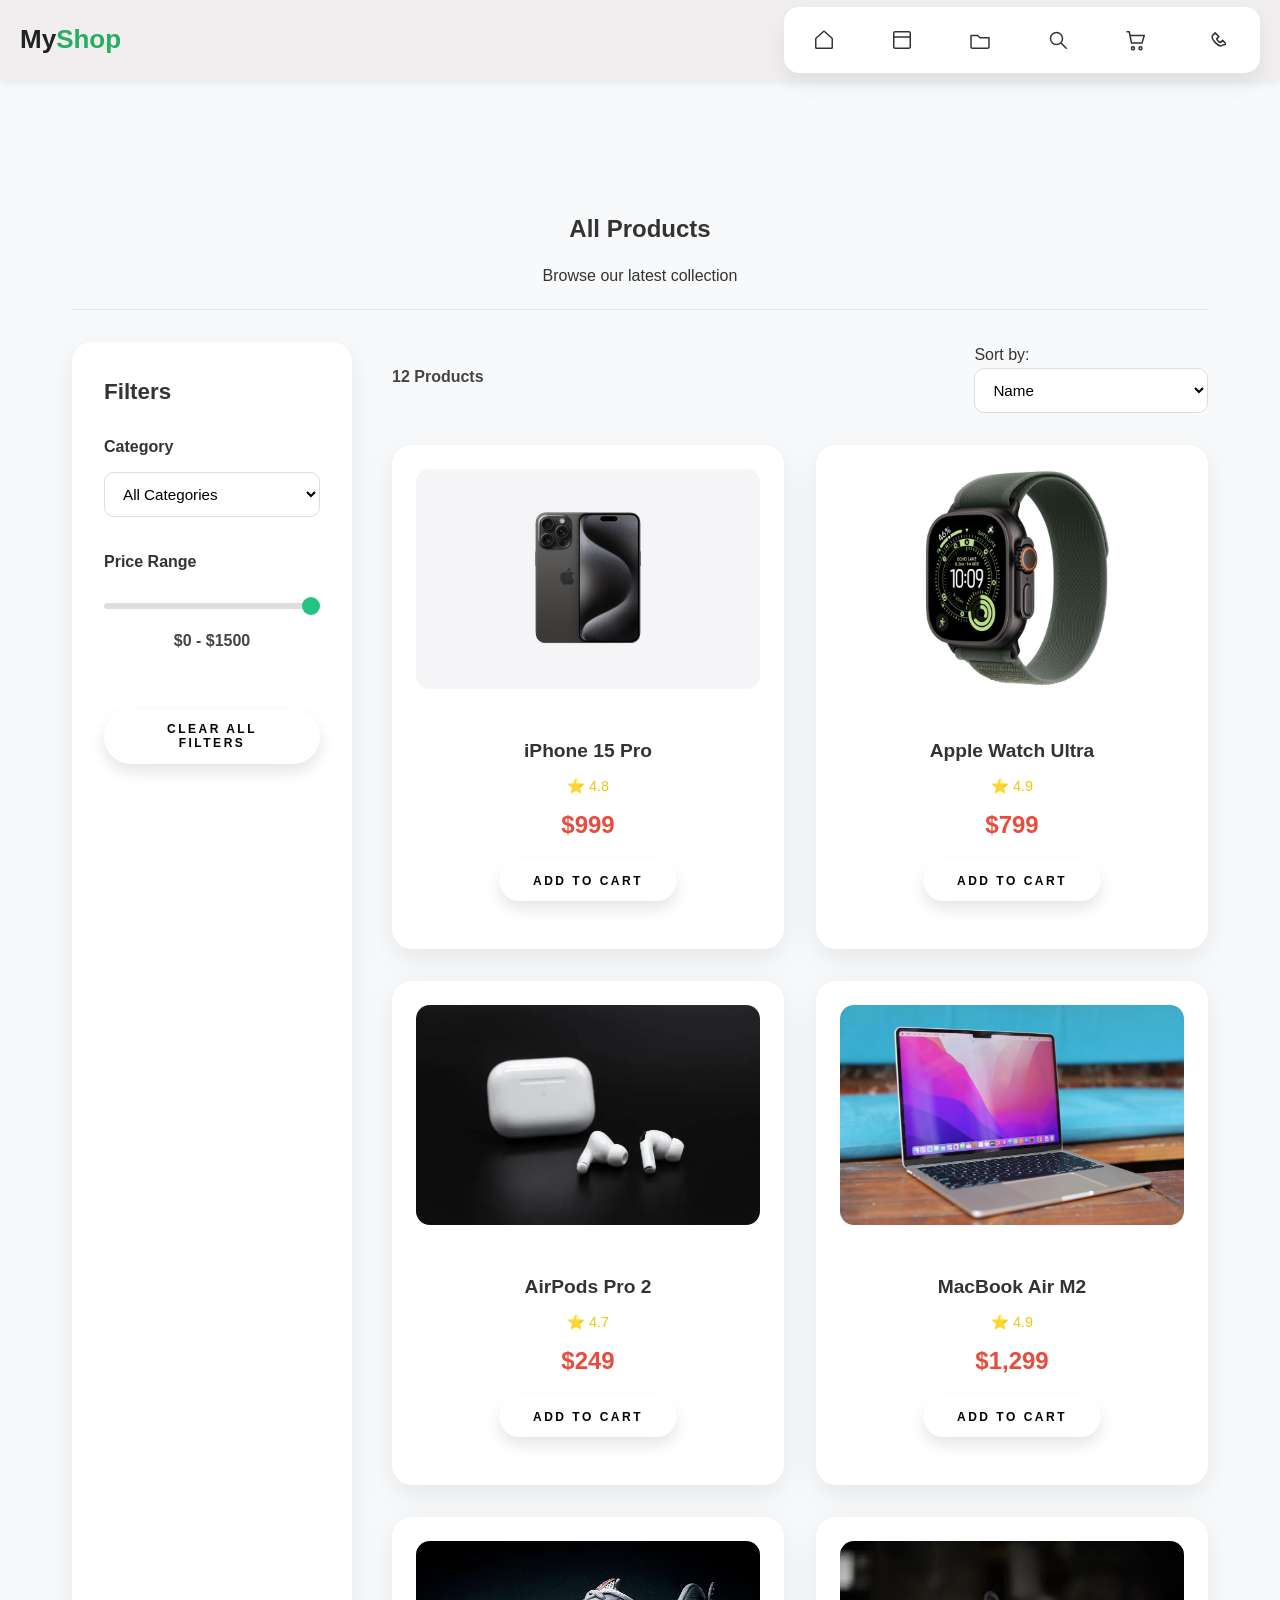
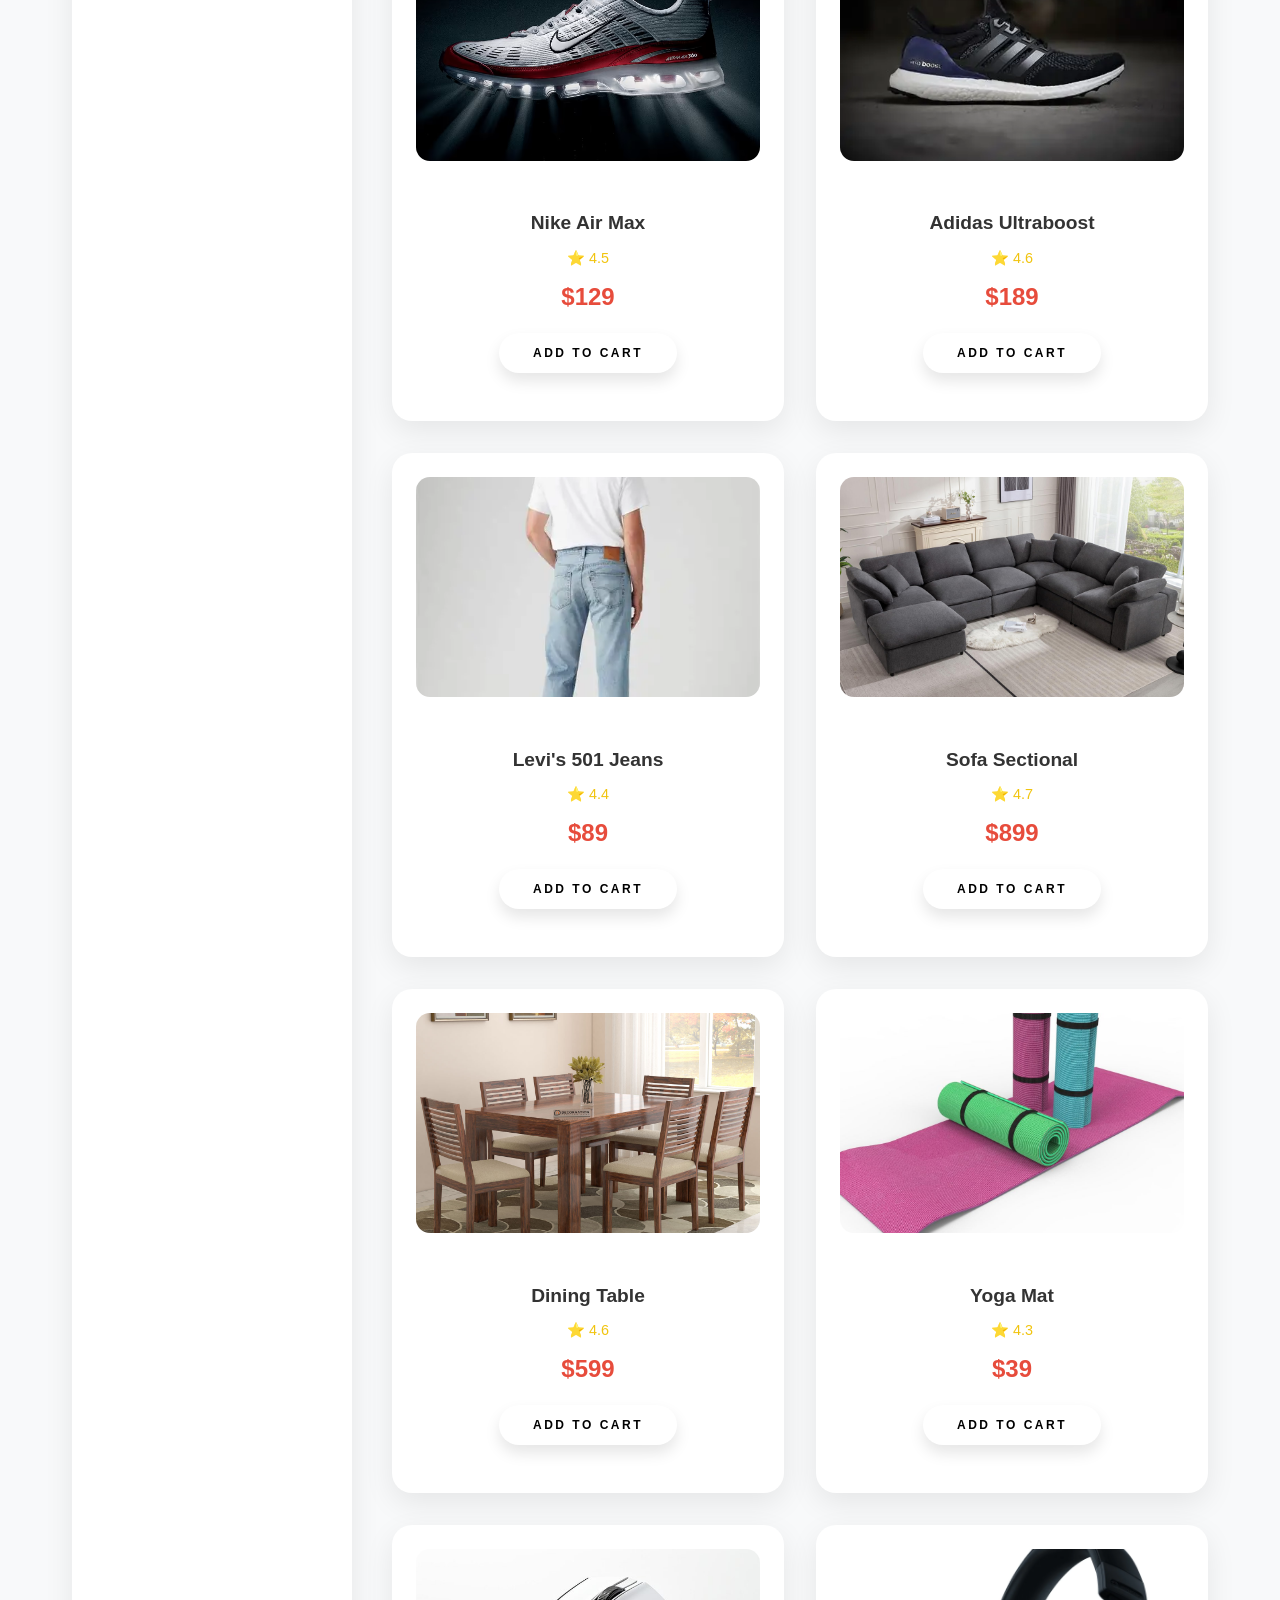
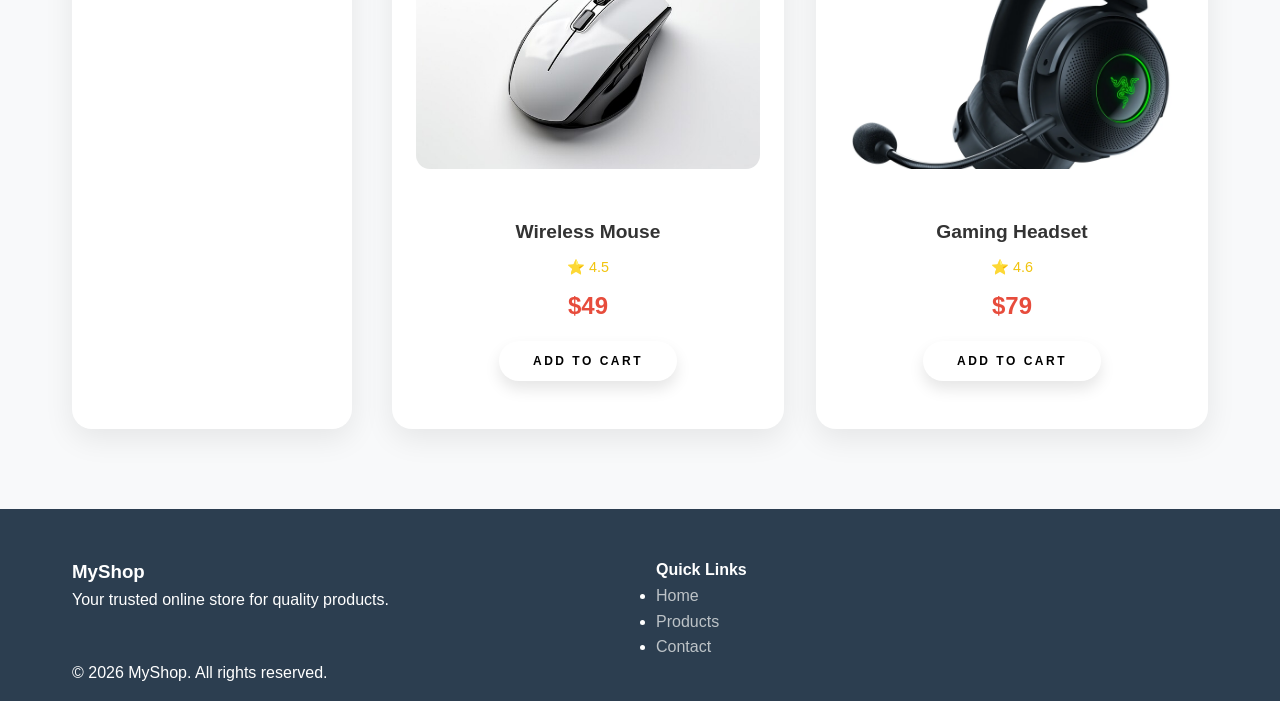
<file: product.html>
<!DOCTYPE html>
<html lang="en">
<head>
    <meta charset="UTF-8">
    <meta name="viewport" content="width=device-width, initial-scale=1.0">
    <title>Product - MyShop</title>
    <link rel="stylesheet" href="css/style.css">
    <link rel="stylesheet" href="css/product.css">
    <link rel="stylesheet" href="https://cdnjs.cloudflare.com/ajax/libs/font-awesome/6.0.0/css/all.min.css">
<link rel="stylesheet" href="css/navbar.css">
</head>
<body>
       <nav class="navbar">
        <div class="brand">
            <a href="index.html">My<span>Shop</span></a>
        </div>
        <div class="menu">
            <a href="index.html" class="link">
                <span class="link-icon">
                    <svg xmlns="http://www.w3.org/2000/svg" viewBox="0 0 256 256">
                        <path d="M213.38 109.62 133.38 36.88a8 8 0 0 0-10.76 0L42.62 109.62A8 8 0 0 0 40 115.54V208a8 8 0 0 0 8 8h160a8 8 0 0 0 8-8V115.54a8 8 0 0 0-2.62-5.92Z" fill="none" stroke="currentColor" stroke-width="16"/>
                    </svg>
                </span>
                <span class="link-title">Home</span>
            </a>

            <a href="products.html" class="link">
                <span class="link-icon">
                    <svg xmlns="http://www.w3.org/2000/svg" viewBox="0 0 256 256">
                        <rect x="40" y="40" width="176" height="176" rx="16" fill="none" stroke="currentColor" stroke-width="16"/>
                        <line x1="40" y1="96" x2="216" y2="96" fill="none" stroke="currentColor" stroke-width="16"/>
                    </svg>
                </span>
                <span class="link-title">Products</span>
            </a>

            <a href="category.html" class="link">
                <span class="link-icon">
                    <svg xmlns="http://www.w3.org/2000/svg" viewBox="0 0 256 256">
                        <path d="M32 80h72l24 24h96v96a16 16 0 0 1-16 16H48a16 16 0 0 1-16-16V80z" fill="none" stroke="currentColor" stroke-width="16" stroke-linejoin="round"/>
                    </svg>
                </span>
                <span class="link-title">Categories</span>
            </a>

            <a href="search.html" class="link">
                <span class="link-icon">
                    <svg xmlns="http://www.w3.org/2000/svg" viewBox="0 0 256 256">
                        <circle cx="112" cy="112" r="64" fill="none" stroke="currentColor" stroke-width="16"/>
                        <line x1="160" y1="160" x2="216" y2="216" fill="none" stroke="currentColor" stroke-width="16"/>
                    </svg>
                </span>
                <span class="link-title">Search</span>
            </a>

            <a href="cart.html" class="link">
                <span class="link-icon">
                    <svg xmlns="http://www.w3.org/2000/svg" viewBox="0 0 256 256">
                        <circle cx="96" cy="216" r="16" fill="none" stroke="currentColor" stroke-width="16"/>
                        <circle cx="176" cy="216" r="16" fill="none" stroke="currentColor" stroke-width="16"/>
                        <path d="M32 40h24l24 120h112l24-80H72" fill="none" stroke="currentColor" stroke-width="16" stroke-linejoin="round"/>
                    </svg>
                </span>
                <span class="link-title">Cart</span>
            </a>

            <a href="contact.html" class="link">
                <span class="link-icon">
                    <svg xmlns="http://www.w3.org/2000/svg" viewBox="0 0 256 256">
                        <path d="M222 182c-16 16-48 6-80-26s-42-64-26-80l24-24 40 40-24 24c8 16 24 32 40 40l24-24 40 40z" fill="none" stroke="currentColor" stroke-width="16" stroke-linejoin="round"/>
                    </svg>
                </span>
                <span class="link-title">Contact</span>
            </a>
        </div>
    </nav>
    <section class="product-detail">
        <div class="container">
            <nav class="breadcrumb">
                <a href="index.html">Home</a> > <a href="products.html">Products</a> > <span id="productName">iPhone 15 Pro</span>
            </nav>

            <div class="product-detail-layout">
                <div class="product-images">
                    <div class="main-image">
                        <img id="mainProductImage" src="https://images.unsplash.com/photo-1592899677979-2a66990fc27c?w=500" alt="iPhone 15 Pro">
                    </div>
                    <div class="thumbnail-gallery">
                        <img src="https://images.unsplash.com/photo-1592899677979-2a66990fc27c?w=100" alt="Image 1" data-img="https://images.unsplash.com/photo-1592899677979-2a66990fc27c?w=500">
                        <img src="https://images.unsplash.com/photo-1602643784357-2e2e11a95b5e?w=100" alt="Image 2" data-img="https://images.unsplash.com/photo-1602643784357-2e2e11a95b5e?w=500">
                        <img src="https://images.unsplash.com/photo-1599153483703-399b6bc563df?w=100" alt="Image 3" data-img="https://images.unsplash.com/photo-1599153483703-399b6bc563df?w=500">
                        <img src="https://images.unsplash.com/photo-1581287053821-246156c7e1b1?w=100" alt="Image 4" data-img="https://images.unsplash.com/photo-1581287053821-246156c7e1b1?w=500">
                    </div>
                </div>

                <div class="product-info">
                    <div class="product-header">
                        <h1 id="productTitle">iPhone 15 Pro</h1>
                        <div class="rating" id="productRating">
                            <i class="fas fa-star"></i>
                            <i class="fas fa-star"></i>
                            <i class="fas fa-star"></i>
                            <i class="fas fa-star"></i>
                            <i class="fas fa-star"></i>
                            <span>(4.8)</span>
                            <span id="reviewCount">(128 reviews)</span>
                        </div>
                    </div>

                    <div class="price-section">
                        <div class="current-price" id="productPrice">$999</div>
                        <div class="old-price">$1,199</div>
                        <div class="discount">-17%</div>
                    </div>

                    <div class="product-description">
                        <p id="productDesc">The latest iPhone with A17 Pro chip, titanium design, and advanced camera system. Perfect for photography enthusiasts and power users.</p>
                    </div>

                    <div class="product-meta">
                        <span class="category"><i class="fas fa-tag"></i> Category: <strong id="productCategory">Electronics</strong></span>
                        <span class="availability"><i class="fas fa-check-circle"></i> In Stock</span>
                    </div>

                    <div class="quantity-selector">
                        <label>Quantity:</label>
                        <div class="quantity-controls">
                            <button class="qty-btn" id="qtyMinus">-</button>
                            <input type="number" id="productQuantity" value="1" min="1">
                            <button class="qty-btn" id="qtyPlus">+</button>
                        </div>
                    </div>

                    <button class="add-to-cart-btn" id="addToCartBtn">
                        <i class="fas fa-shopping-cart"></i>
                        Add to Cart
                    </button>

                    <button class="buy-now-btn">
                        <i class="fas fa-bolt"></i>
                        Buy Now
                    </button>

                    <div class="features-list">
                        <h3>Key Features:</h3>
                        <ul>
                            <li><i class="fas fa-shipping-fast"></i> Free Shipping</li>
                            <li><i class="fas fa-shield-alt"></i> 1 Year Warranty</li>
                            <li><i class="fas fa-undo"></i> 30 Day Returns</li>
                            <li><i class="fas fa-credit-card"></i> Secure Payment</li>
                        </ul>
                    </div>
                </div>
            </div>
        </div>
    </section>

    <section class="related-products">
        <div class="container">
            <h2>Related Products</h2>
            <div class="products-grid" id="relatedProducts">
            </div>
        </div>
    </section>
    <footer class="footer">
        <div class="container">
            <div class="footer-content">
                <div class="footer-section">
                    <h3>MyShop</h3>
                    <p>Your trusted online store for quality products.</p>
                </div>
                <div class="footer-section">
                    <h4>Quick Links</h4>
                    <ul>
                        <li><a href="index.html">Home</a></li>
                        <li><a href="products.html">Products</a></li>
                        <li><a href="contact.html">Contact</a></li>
                    </ul>
                </div>
            </div>
            <div class="footer-bottom">
                <p>&copy; 2026 MyShop. All rights reserved.</p>
            </div>
        </div>
    </footer>

    <button class="scroll-top" id="scrollTop">↑</button>

    <script src="js/data.js"></script>
    <script src="js/script.js"></script>
    <script src="js/product.js"></script>
</body>
</html>
</file>
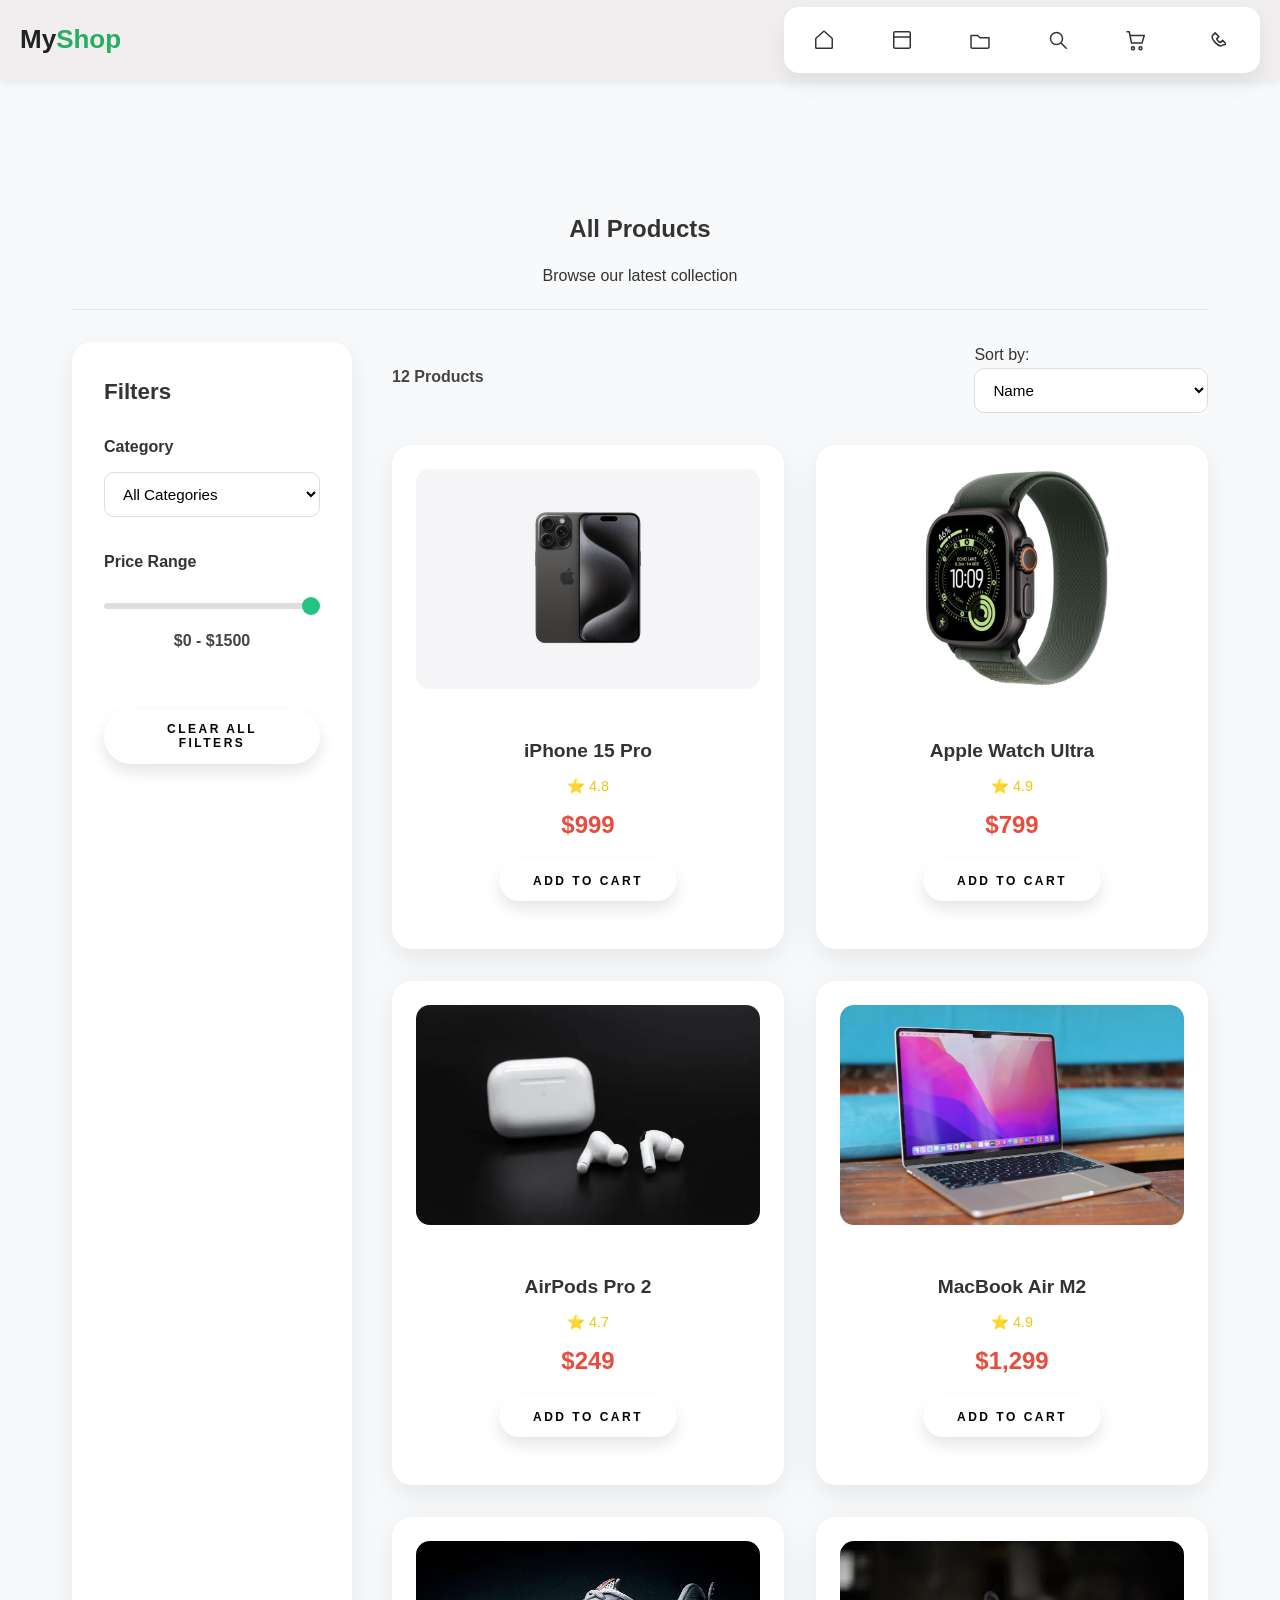
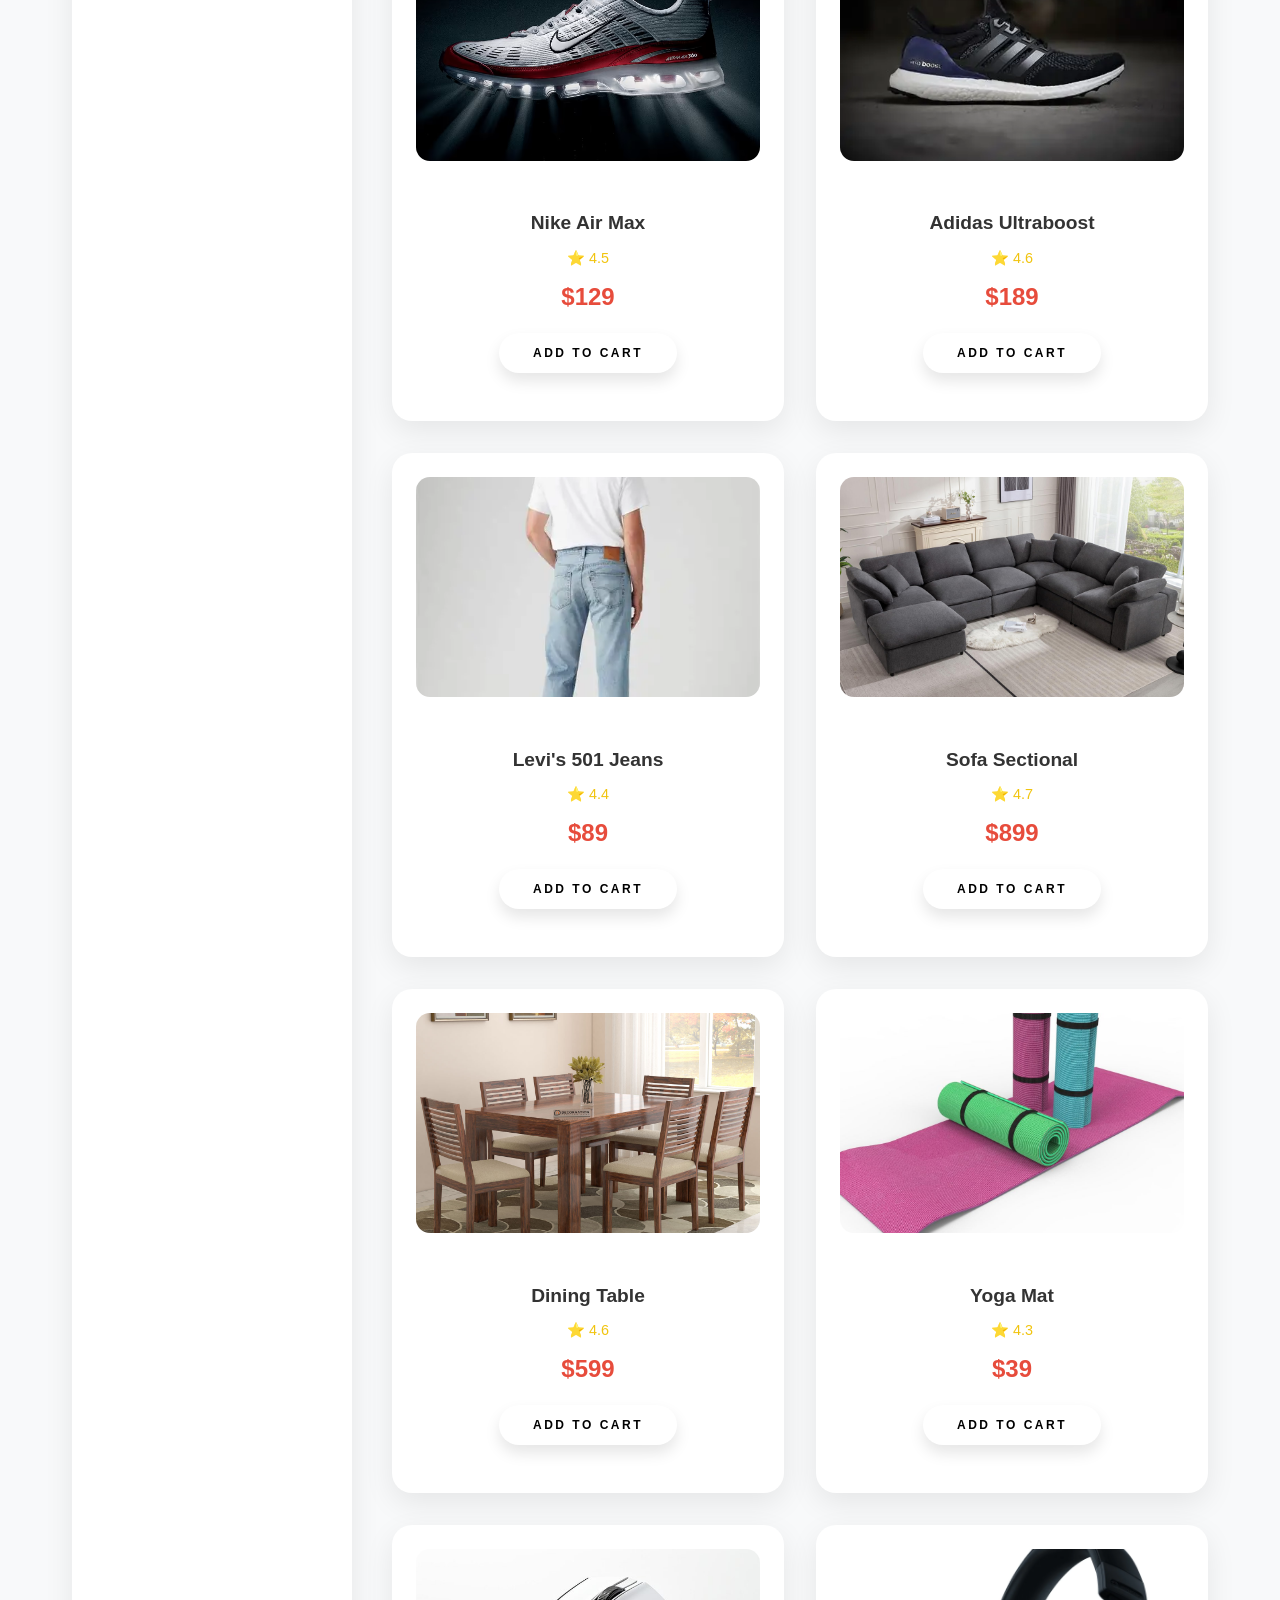
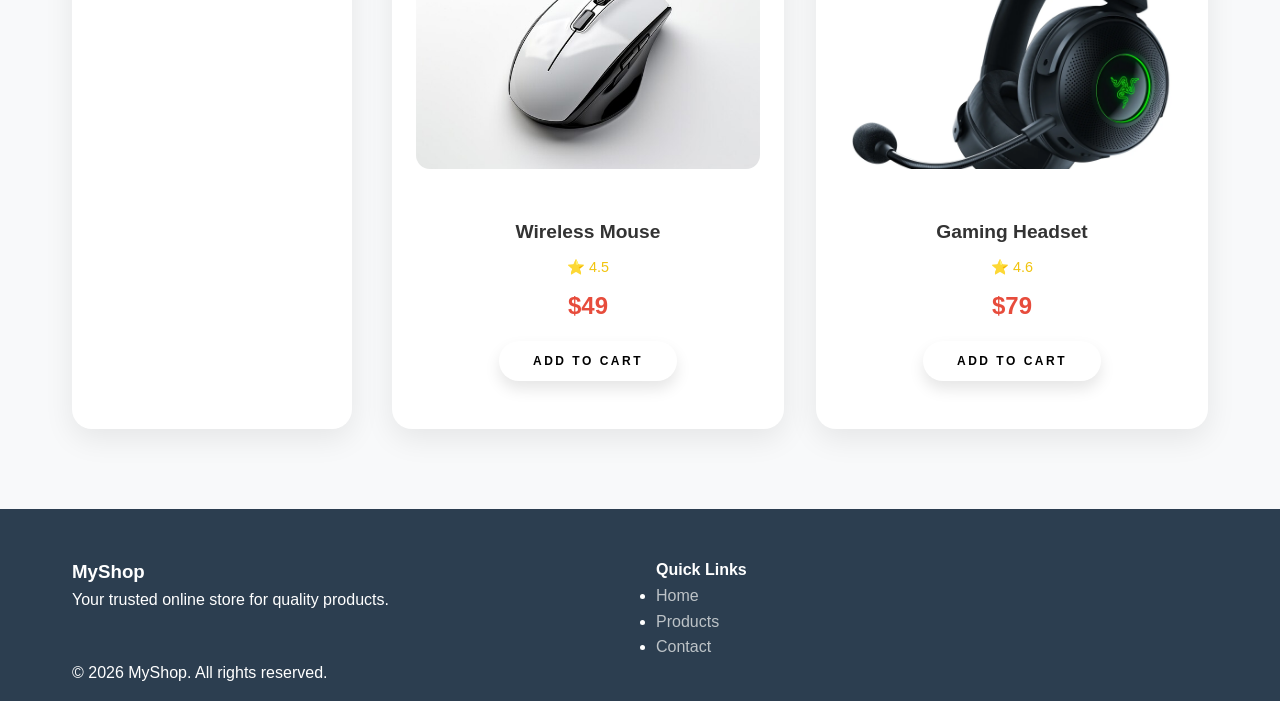
<file: products.html>
<!DOCTYPE html>
<html lang="en">
<head>
    <meta charset="UTF-8">
    <meta name="viewport" content="width=device-width, initial-scale=1.0">
    <title>Products - MyShop</title>
    <link rel="stylesheet" href="css/style.css">
<link rel="stylesheet" href="css/navbar.css">
<link rel="stylesheet" href="css/products.css">
</head>
<body>
       <nav class="navbar">
        <div class="brand">
            <a href="index.html">My<span>Shop</span></a>
        </div>
        <div class="menu">
            <a href="index.html" class="link">
                <span class="link-icon">
                    <svg xmlns="http://www.w3.org/2000/svg" viewBox="0 0 256 256">
                        <path d="M213.38 109.62 133.38 36.88a8 8 0 0 0-10.76 0L42.62 109.62A8 8 0 0 0 40 115.54V208a8 8 0 0 0 8 8h160a8 8 0 0 0 8-8V115.54a8 8 0 0 0-2.62-5.92Z" fill="none" stroke="currentColor" stroke-width="16"/>
                    </svg>
                </span>
                <span class="link-title">Home</span>
            </a>

            <a href="products.html" class="link">
                <span class="link-icon">
                    <svg xmlns="http://www.w3.org/2000/svg" viewBox="0 0 256 256">
                        <rect x="40" y="40" width="176" height="176" rx="16" fill="none" stroke="currentColor" stroke-width="16"/>
                        <line x1="40" y1="96" x2="216" y2="96" fill="none" stroke="currentColor" stroke-width="16"/>
                    </svg>
                </span>
                <span class="link-title">Products</span>
            </a>

            <a href="category.html" class="link">
                <span class="link-icon">
                    <svg xmlns="http://www.w3.org/2000/svg" viewBox="0 0 256 256">
                        <path d="M32 80h72l24 24h96v96a16 16 0 0 1-16 16H48a16 16 0 0 1-16-16V80z" fill="none" stroke="currentColor" stroke-width="16" stroke-linejoin="round"/>
                    </svg>
                </span>
                <span class="link-title">Categories</span>
            </a>

            <a href="search.html" class="link">
                <span class="link-icon">
                    <svg xmlns="http://www.w3.org/2000/svg" viewBox="0 0 256 256">
                        <circle cx="112" cy="112" r="64" fill="none" stroke="currentColor" stroke-width="16"/>
                        <line x1="160" y1="160" x2="216" y2="216" fill="none" stroke="currentColor" stroke-width="16"/>
                    </svg>
                </span>
                <span class="link-title">Search</span>
            </a>

            <a href="cart.html" class="link">
                <span class="link-icon">
                    <svg xmlns="http://www.w3.org/2000/svg" viewBox="0 0 256 256">
                        <circle cx="96" cy="216" r="16" fill="none" stroke="currentColor" stroke-width="16"/>
                        <circle cx="176" cy="216" r="16" fill="none" stroke="currentColor" stroke-width="16"/>
                        <path d="M32 40h24l24 120h112l24-80H72" fill="none" stroke="currentColor" stroke-width="16" stroke-linejoin="round"/>
                    </svg>
                </span>
                <span class="link-title">Cart</span>
            </a>

            <a href="contact.html" class="link">
                <span class="link-icon">
                    <svg xmlns="http://www.w3.org/2000/svg" viewBox="0 0 256 256">
                        <path d="M222 182c-16 16-48 6-80-26s-42-64-26-80l24-24 40 40-24 24c8 16 24 32 40 40l24-24 40 40z" fill="none" stroke="currentColor" stroke-width="16" stroke-linejoin="round"/>
                    </svg>
                </span>
                <span class="link-title">Contact</span>
            </a>
        </div>
    </nav>

    <section class="products-page">
        <div class="container">
            <div class="page-header">
                <h1>All Products</h1>
                <p>Browse our latest collection</p>
            </div>

            <div class="products-layout">
                <aside class="filters-sidebar">
                    <h3>Filters</h3>
                    
                    <div class="filter-group">
                        <h4>Category</h4>
                        <select id="categoryFilter">
                            <option value="">All Categories</option>
                            <option value="electronics">Electronics</option>
                            <option value="fashion">Fashion</option>
                            <option value="home">Home & Garden</option>
                            <option value="sports">Sports</option>
                        </select>
                    </div>

                    <div class="filter-group">
                        <h4>Price Range</h4>
                        <div class="price-range">
                            <input type="range" id="priceSlider" min="0" max="1500" value="1500">
                            <div class="price-display">
                                <span id="priceMin">$0</span> - <span id="priceMax">$1500</span>
                            </div>
                        </div>
                    </div>

                    <button id="clearFilters" class="clear-btn">Clear All Filters</button>
                </aside>

                <main class="products-main">
                    <div class="products-header">
                        <span id="resultsCount">24 Products</span>
                        <div class="sort-options">
                            <label>Sort by:</label>
                            <select id="sortSelect">
                                <option value="name">Name</option>
                                <option value="price-low">Price: Low to High</option>
                                <option value="price-high">Price: High to Low</option>
                                <option value="rating">Rating</option>
                            </select>
                        </div>
                    </div>

                    <div id="productsGrid" class="products-grid">
                    </div>

                </main>
            </div>
        </div>
    </section>
    <footer class="footer">
        <div class="container">
            <div class="footer-content">
                <div class="footer-section">
                    <h3>MyShop</h3>
                    <p>Your trusted online store for quality products.</p>
                </div>
                <div class="footer-section">
                    <h4>Quick Links</h4>
                    <ul>
                        <li><a href="index.html">Home</a></li>
                        <li><a href="products.html">Products</a></li>
                        <li><a href="contact.html">Contact</a></li>
                    </ul>
                </div>
            </div>
            <div class="footer-bottom">
                <p>&copy; 2026 MyShop. All rights reserved.</p>
            </div>
        </div>
    </footer>
    <button class="scroll-top" id="scrollTop">↑</button>

<script src="js/data.js"></script>
<script src="js/script.js"></script>
<script src="js/products.js"></script>

</body>
</html>
</file>
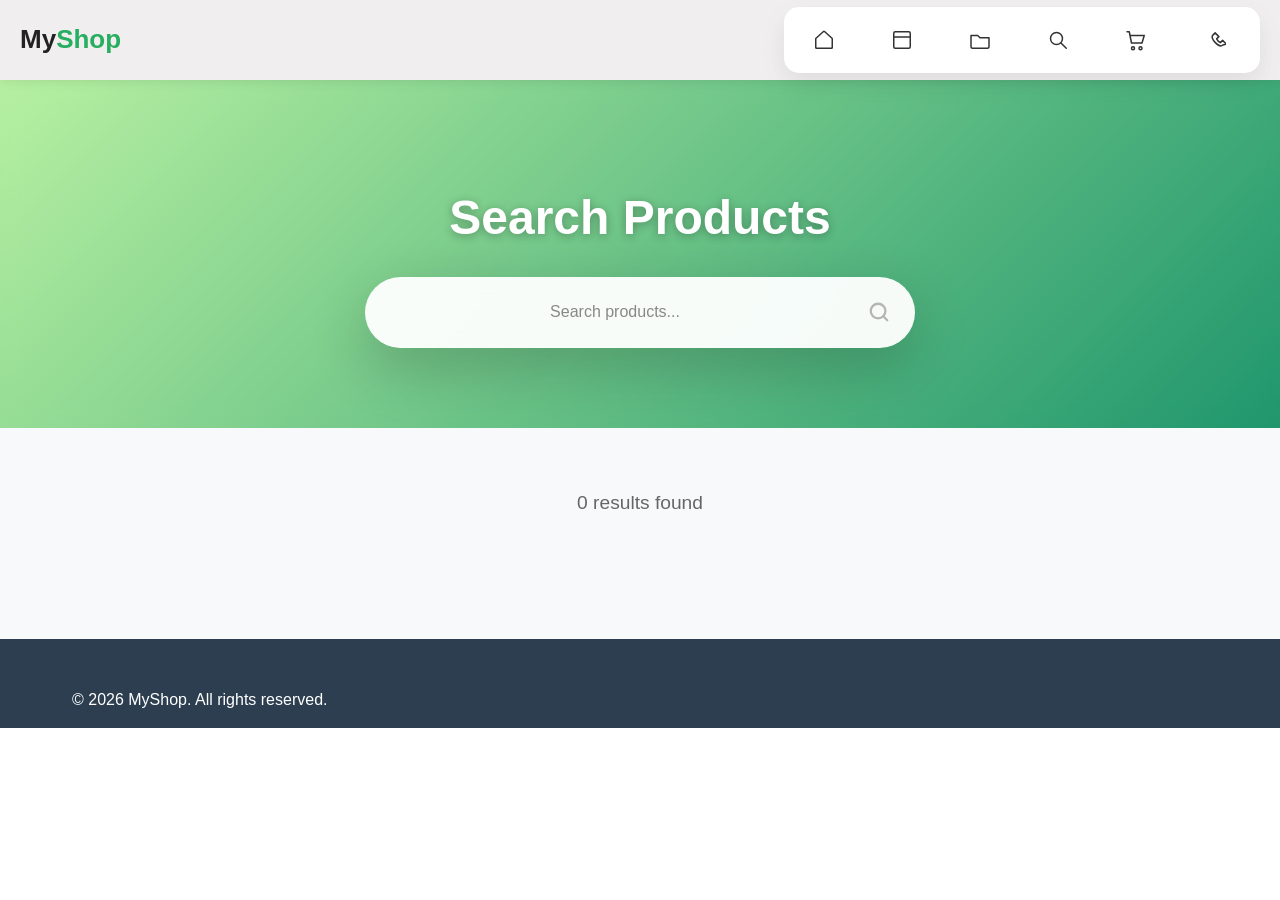
<file: search.html>
<!DOCTYPE html>
<html lang="en">
<head>
    <meta charset="UTF-8">
    <meta name="viewport" content="width=device-width, initial-scale=1.0">
    <title>Search | MyShop</title>

    <link rel="stylesheet" href="css/style.css">
    <link rel="stylesheet" href="css/search.css">
<link rel="stylesheet" href="css/navbar.css">
</head>
<body>

     <nav class="navbar">
        <div class="brand">
            <a href="index.html">My<span>Shop</span></a>
        </div>
        <div class="menu">
            <a href="index.html" class="link">
                <span class="link-icon">
                    <svg xmlns="http://www.w3.org/2000/svg" viewBox="0 0 256 256">
                        <path d="M213.38 109.62 133.38 36.88a8 8 0 0 0-10.76 0L42.62 109.62A8 8 0 0 0 40 115.54V208a8 8 0 0 0 8 8h160a8 8 0 0 0 8-8V115.54a8 8 0 0 0-2.62-5.92Z" fill="none" stroke="currentColor" stroke-width="16"/>
                    </svg>
                </span>
                <span class="link-title">Home</span>
            </a>

            <a href="products.html" class="link">
                <span class="link-icon">
                    <svg xmlns="http://www.w3.org/2000/svg" viewBox="0 0 256 256">
                        <rect x="40" y="40" width="176" height="176" rx="16" fill="none" stroke="currentColor" stroke-width="16"/>
                        <line x1="40" y1="96" x2="216" y2="96" fill="none" stroke="currentColor" stroke-width="16"/>
                    </svg>
                </span>
                <span class="link-title">Products</span>
            </a>

            <a href="category.html" class="link">
                <span class="link-icon">
                    <svg xmlns="http://www.w3.org/2000/svg" viewBox="0 0 256 256">
                        <path d="M32 80h72l24 24h96v96a16 16 0 0 1-16 16H48a16 16 0 0 1-16-16V80z" fill="none" stroke="currentColor" stroke-width="16" stroke-linejoin="round"/>
                    </svg>
                </span>
                <span class="link-title">Categories</span>
            </a>

            <a href="search.html" class="link">
                <span class="link-icon">
                    <svg xmlns="http://www.w3.org/2000/svg" viewBox="0 0 256 256">
                        <circle cx="112" cy="112" r="64" fill="none" stroke="currentColor" stroke-width="16"/>
                        <line x1="160" y1="160" x2="216" y2="216" fill="none" stroke="currentColor" stroke-width="16"/>
                    </svg>
                </span>
                <span class="link-title">Search</span>
            </a>

            <a href="cart.html" class="link">
                <span class="link-icon">
                    <svg xmlns="http://www.w3.org/2000/svg" viewBox="0 0 256 256">
                        <circle cx="96" cy="216" r="16" fill="none" stroke="currentColor" stroke-width="16"/>
                        <circle cx="176" cy="216" r="16" fill="none" stroke="currentColor" stroke-width="16"/>
                        <path d="M32 40h24l24 120h112l24-80H72" fill="none" stroke="currentColor" stroke-width="16" stroke-linejoin="round"/>
                    </svg>
                </span>
                <span class="link-title">Cart</span>
            </a>

            <a href="contact.html" class="link">
                <span class="link-icon">
                    <svg xmlns="http://www.w3.org/2000/svg" viewBox="0 0 256 256">
                        <path d="M222 182c-16 16-48 6-80-26s-42-64-26-80l24-24 40 40-24 24c8 16 24 32 40 40l24-24 40 40z" fill="none" stroke="currentColor" stroke-width="16" stroke-linejoin="round"/>
                    </svg>
                </span>
                <span class="link-title">Contact</span>
            </a>
        </div>
    </nav>

<!-- SEARCH HEADER -->
<section class="search-header">
  <div class="container">
    <h1>Search Products</h1>

    <div class="search-container">
      <input 
        type="text" 
        class="search-input" 
        placeholder=" "
        id="searchInput"
        autocomplete="off"
      />
      <label class="label">Search products...</label>

      <span class="clear-button" id="clearSearch">✕</span>
      <span class="search-icon"></span>
      <div class="shine"></div>

      <div class="search-suggestions" id="suggestions"></div>
    </div>
  </div>
</section>

<section class="search-results">
    <div class="container">
        <p id="resultsCount">0 results found</p>
        <div class="products-grid" id="searchResults"></div>
    </div>
</section>

<footer class="footer">
    <div class="container">
        <p>&copy; 2026 MyShop. All rights reserved.</p>
    </div>
</footer>

<script src="js/data.js"></script>
<script src="js/search.js"></script>
</body>
</html>
</file>
<file: css/style.css>
/*GLOBAL RESET */
*,
*::before,
*::after {
  margin: 0;
  padding: 0;
  box-sizing: border-box;
}

html, body {
  width: 100%;
  height: 100%;
}

body {
  font-family: 'Arial', sans-serif;
  line-height: 1.6;
  color: #333;
 }

/*
   CONTAINER
 */
.container {
  max-width: 1200px;
  margin: 0 auto;
  padding: 0 2rem;
}

/*
   HERO SLIDER
 */
.hero-slider {
  width: 100%;
  height: calc(100vh - 80px);
  position: relative;
  overflow: hidden;
}

a,
a:visited,
a:hover,
a:active {
  text-decoration: none;
}

.slide {
  position: absolute;
  inset: 0;
  opacity: 0;
  transition: opacity 1s ease-in-out;

  pointer-events: none;   
}

.slide.active {
  opacity: 1;
  pointer-events: auto;   
}


.slide img {
  width: 100%;
  height: 100%;
  object-fit: cover;

  position: absolute;
  inset: 0;
  z-index: 1;
}


.slide-content {
  position: absolute;
  top: 50%;
  left: 8%;
  transform: translateY(-50%);


  color: white;
  text-shadow: 2px 2px 6px rgba(0,0,0,0.6);
  
  
  z-index: 5;          
  pointer-events: auto;
}

.slide-content h1 {
  font-size: 3.5rem;
  margin-bottom: 1rem;
}

.slide-content p {
  font-size: 1.3rem;
  margin-bottom: 2rem;
}

.slide-content .btn {
  display: inline-block;
  margin-top: 1rem;
}


/*
   SECTIONS
 */
section {
  padding: 5rem 0;
}

section h2 {
  text-align: center;
  font-size: 2.5rem;
  margin-bottom: 3rem;
}

/* GRIDS
 */
.category-grid,
.products-grid,
.features-grid {
  display: grid;
  grid-template-columns: repeat(auto-fit, minmax(280px, 1fr));
  gap: 2rem;
}

/*
   CATEGORY CARDS
 */
.category-card a,
.shop-btn {
  display: inline-block;
  margin-top: 12px;
  text-decoration: none;
}

.category-card {
  border-radius: 15px;
  overflow: hidden;
  box-shadow: 0 10px 30px rgba(0,0,0,0.1);
  transition: transform 0.3s;
}

.category-card:hover {
  transform: translateY(-10px);
}

.category-card img {
  width: 100%;
  height: 250px;
  object-fit: cover;
}

.category-info {
  padding: 1.5rem;
  text-align: center;
}

/* 
   PRODUCT CARDS
 */
.product-card {
  background: white;
  border-radius: 15px;
  overflow: hidden;
  box-shadow: 0 10px 30px rgba(0,0,0,0.1);
  transition: transform 0.3s;
}

.product-card:hover {
  transform: translateY(-10px);
}

.product-card img {
  width: 100%;
  height: 250px;
  object-fit: cover;
}

.product-info {
  padding: 1.5rem;
}

.product-info h3 {
  margin-bottom: 0.5rem;
}

.rating {
  color: #ffd700;
  font-size: 0.9rem;
}

.price {
  font-size: 1.5rem;
  font-weight: bold;
  color: #e74c3c;
}

/* 
   PRODUCT DETAIL PAGE */
.product-detail {
  padding: 120px 0 4rem;
}

.product-detail-layout {
  display: grid;
  grid-template-columns: 1fr 1fr;
  gap: 4rem;
}

.main-image {
  height: 500px;
  border-radius: 15px;
  overflow: hidden;
}

.main-image img {
  width: 100%;
  height: 100%;
  object-fit: cover;
}

.thumbnail-gallery {
  display: flex;
  gap: 1rem;
}

.thumbnail-gallery img {
  width: 80px;
  height: 80px;
  object-fit: cover;
  border-radius: 10px;
  cursor: pointer;
}

/* 
   CART PAGE
 */
.cart-page {
  padding: 120px 0 5rem;
}

.cart-container {
  display: grid;
  grid-template-columns: 2fr 1fr;
  gap: 3rem;
}

/* 
   ORDER CONFIRMATION
 */
.confirmation-page {
  padding: 120px 0 80px;
  background: #f8f9fa;
  min-height: 100vh;
}

.confirmation-card {
  max-width: 800px;
  margin: auto;
  background: white;
  padding: 4rem;
  border-radius: 25px;
  text-align: center;
  box-shadow: 0 25px 60px rgba(0,0,0,0.15);
}

.success-icon {
  width: 120px;
  height: 120px;
  border-radius: 50%;
  background: #28a745;
  color: white;
  font-size: 4rem;
  display: flex;
  align-items: center;
  justify-content: center;
  margin: auto;
}

/* FOOTER
 */
.footer {
  background: #2c3e50;
  color: white;
  padding: 3rem 0 1rem;
}

.footer-content {
  display: grid;
  grid-template-columns: repeat(auto-fit, minmax(250px, 1fr));
  gap: 2rem;
}

.footer a {
  color: #bdc3c7;
  text-decoration: none;
}

.footer a:hover {
  color: white;
}

/* 
   SCROLL TO TOP
 */
.scroll-top {
  position: fixed;
    bottom: 40px;
    right: 40px;
    background: #23c483;
    border: none;
    padding: 12px;      
    cursor: pointer;
    border-radius: 50%;
    box-shadow: 0 4px 8px rgba(0,0,0,0.2);
    color: rgb(0, 0, 0);
    font-size: 18px;
    display: none;
  width: 60px;
  height: 60px;
  border-radius: 50%;
  display: none;
  z-index: 1000;
}

/* 
   GLOBAL BUTTON STYLE
 */
button,
.btn {
  padding: 1.1em 2.8em;
  font-size: 12px;
  text-transform: uppercase;
  letter-spacing: 2.5px;
  font-weight: 600;
  color: #000;
  background-color: #fff;
  border: none;
  border-radius: 45px;
  box-shadow: 0 8px 15px rgba(0,0,0,0.1);
  transition: all 0.3s ease;
  
  text-decoration: none;
  cursor: pointer;
}

button:hover,
.btn:hover {
  background-color: #23c483;
  color: #fff;
  box-shadow: 0 15px 20px rgba(46,229,157,0.4);
  transform: translateY(-6px);
  
  text-decoration: none;
}

button:active,
.btn:active {
  transform: translateY(-1px);
}

/* ================================
   RESPONSIVE
================================ */
@media (max-width: 768px) {
  .product-detail-layout,
  .cart-container {
    grid-template-columns: 1fr;
  }

  .slide-content h1 {
    font-size: 2.2rem;
  }
}

/* ================================
   WHY CHOOSE MYSTHOP
================================ */
.features {
  background: #ffffff;
  padding: 5rem 0;
}

.features h2 {
  text-align: center;
  font-size: 2.6rem;
  margin-bottom: 4rem;
  color: #333;
}

.features-grid {
  display: grid;
  grid-template-columns: repeat(auto-fit, minmax(220px, 1fr));
  gap: 2.5rem;
}

.feature-card {
  background: #f6f6f2;
  padding: 2.5rem 2rem;
  text-align: center;
  border-radius: 18px;
  box-shadow: 0 10px 30px rgba(26, 215, 117, 0.08);
  transition: transform 0.3s ease, box-shadow 0.3s ease;
}

.feature-card:hover {
  transform: translateY(-10px);
  box-shadow: 0 20px 40px rgba(9, 222, 144, 0.15);
}

.feature-icon {
  font-size: 3rem;
  margin-bottom: 1rem;
}

.feature-card h3 {
  font-size: 1.3rem;
  margin-bottom: 0.5rem;
  color: #222;
}

.feature-card p {
  font-size: 1rem;
  color: #666;
}

/* ================================
   SHOP NOW BUTTON FIX
================================ */
.shop-btn {
  display: inline-block;
  margin-top: 12px;
  text-decoration: none;
  text-align: center;
}

/* Remove default link styles */
.shop-btn:link,
.shop-btn:visited {
  color: #000;
}

/* Hover already handled by global button */


.category-info {
  padding: 1.5rem;
  text-align: center;
}

.category-info .btn {
  margin-top: 12px;
}


button,
.btn {
  padding: 1.1em 2.8em;
  font-size: 12px;
  text-transform: uppercase;
  letter-spacing: 2.5px;
  font-weight: 600;
  color: #000;
  background-color: #fff;
  border-radius: 45px;
  box-shadow: 0 8px 15px rgba(0,0,0,0.1);
  transition: all 0.3s ease;
  text-decoration: none;
}

/* REMOVE DEFAULT LINK STYLES */
a,
a:visited,
a:hover,
a:active {
  text-decoration: none;
}



.add-cart.added {
  background: #23c483 !important;
  color: #fff !important;
  transform: scale(1.05);
  pointer-events: none;
}
</file>
<file: css/navbar.css>
.navbar {
  position: sticky;
  top: 0;
  z-index: 1000;
  background: #e2dddd82;
  height: 80px;
  display: flex;
  justify-content: space-between;
  align-items: center;
  padding: 0 20px;
  box-shadow: 0 2px 10px rgba(0,0,0,0.08);
}

/* BRAND */
.brand {
  order: 1;
}

.brand a {
  font-size: 26px;
  font-weight: 800;
  text-decoration: none;
  color: #222;
}

.brand span {
  color: #27ae60;
}

/* MENU CONTAINER */
.menu {
  order: 2;
  padding: 0.5rem;
  background-color: #ffffff;
  display: flex;
  gap: 8px;
  border-radius: 15px;
  box-shadow: 0 10px 25px rgba(0, 0, 0, 0.08);
}

/* LINKS */
.link {
  display: inline-flex;
  align-items: center;
  justify-content: center;
  width: 70px;
  height: 50px;
  border-radius: 10px;
  position: relative;
  overflow: hidden;
  text-decoration: none;
  color: #333;
  transition: width 0.25s ease-in-out;
}

/* HOVER BG */
.link::before {
  content: "";
  position: absolute;
  inset: 0;
  background: #f0f0f0;
  border-radius: 10px;
  transform: translateX(100%);
  transition: transform 0.25s ease-in-out;
  z-index: -1;
}

.link:hover {
  width: 140px;
}

.link:hover::before {
  transform: translateX(0);
}

/* ICON - FIXED */
.link-icon {
  width: 28px;
  height: 28px;
  font-size: 22px;
  display: flex !important;
  align-items: center;
  justify-content: center;
  position: absolute;
  left: 18px;
  z-index: 2;
}

/* 🔥 SVG ICONS - THE FIX */
.link-icon svg {
  width: 24px !important;
  height: 24px !important;
  stroke: #333 !important;
  stroke-width: 2.5 !important;
  stroke-linecap: round !important;
  stroke-linejoin: round !important;
  fill: none !important;
}

/* Hover icon color */
.link:hover .link-icon svg {
  stroke: #007bff !important;
}

/* Active link styling */
.link.active {
  background: #007bff;
}

.link.active .link-title {
  color: white;
}

.link.active .link-icon svg {
  stroke: white !important;
}

/* TEXT */
.link-title {
  margin-left: 45px;
  white-space: nowrap;
  opacity: 0;
  transform: translateX(20px);
  transition: all 0.25s ease-in-out;
  font-weight: 600;
  font-size: 14px;
}

.link:hover .link-title {
  opacity: 1;
  transform: translateX(0);
}

/* Cart count badge */
#cartLink .link-title::after {
  content: attr(data-count);
  position: absolute;
  right: 8px;
  top: 8px;
  background: #ff4757;
  color: white;
  border-radius: 50%;
  width: 18px;
  height: 18px;
  display: flex;
  align-items: center;
  justify-content: center;
  font-size: 11px;
  font-weight: bold;
}

/* Mobile responsiveness */
@media (max-width: 768px) {
  .navbar {
    flex-direction: column;
    height: auto;
    padding: 15px;
  }
  
  .menu {
    flex-wrap: wrap;
    gap: 6px;
    padding: 0.3rem;
  }
  
  .link {
    width: 60px;
    height: 45px;
  }
  
  .link:hover {
    width: 120px;
  }
}
</file>
<file: css/about.css>
/* ABOUT HEADER */
.about-header {
    padding: 80px 20px 40px;
    text-align: center;
    background: #f8f9fa;
    border-bottom: 1px solid #e5e5e5;
}

.about-header h1 {
    font-size: 32px;
    margin-bottom: 10px;
}

.about-header p {
    color: #666;
}

/* ABOUT SECTION */
.about-section {
    padding: 60px 20px 80px;
}

.about-grid {
    display: grid;
    grid-template-columns: 1.2fr 0.8fr;
    gap: 50px;
}

/* TEXT */
.about-text h2 {
    margin-bottom: 12px;
}

.about-text p {
    margin-bottom: 20px;
    color: #555;
    line-height: 1.6;
}

.about-text ul {
    padding-left: 20px;
}

.about-text li {
    margin-bottom: 10px;
    font-size: 15px;
}

/* STATS */
.about-stats {
    display: grid;
    grid-template-columns: repeat(2, 1fr);
    gap: 20px;
}

.stat-box {
    background: #fff;
    border-radius: 12px;
    padding: 30px;
    text-align: center;
    box-shadow: 0 12px 30px rgba(0,0,0,0.08);
}

.stat-box h3 {
    font-size: 28px;
    color: #3498db;
    margin-bottom: 5px;
}

.stat-box p {
    color: #666;
}

/* RESPONSIVE */
@media (max-width: 768px) {
    .about-grid {
        grid-template-columns: 1fr;
    }

    .about-stats {
        grid-template-columns: 1fr 1fr;
    }
}
</file>
<file: css/cart.css>
/*
   CART PAGE WRAPPER
 */
.cart-page {
  padding: 120px 0 80px;
  background: #f9fafb;
}

/*
   PAGE HEADER
 */
.page-header h1 {
    font-size: 32px;
    margin-bottom: 10px;
    font-weight: 700;
    text-align: center; 
}

 

#cartEmptyMsg {
  font-size: 16px;
  color: #555;
}

#cartEmptyMsg a {
  color: #27ae60;
  font-weight: 600;
  margin-left: 6px;
}

/*
   CART LAYOUT
 */
.cart-container {
  display: grid;
  grid-template-columns: 2.2fr 1fr;
  gap: 35px;
  margin-top: 40px;
}

/* 
   CART TABLE
 */
.cart-summary {
  padding-left: 0;
  transform: translateX(-20px);
}

.cart-table {
  background: #fff;
  border-radius: 18px;
  padding: 20px;
  box-shadow: 0 20px 40px rgba(4, 26, 16, 0.08);
}

.cart-table table {
  width: 100%;
  border-collapse: collapse;
}

.cart-table th {
  text-align: left;
  padding: 14px;
  font-size: 14px;
  text-transform: uppercase;
  color: #000000;
  border-bottom: 1px solid #000000;
}

.cart-table td {
  padding: 16px 14px;
  vertical-align: middle;
  border-bottom: 1px solid #000000;
}

/* PRODUCT IMAGE */
.cart-image {
  width: 65px;
  height: 65px;
  object-fit: cover;
  border-radius: 8px;
}

/* PRODUCT NAME */
.cart-product-name {
  font-weight: 600;
}

/* QUANTITY CONTROLS */
.quantity-controls {
  display: flex;
  align-items: center;
  gap: 10px;
}

.qty-btn {
  width: 32px;
  height: 32px;     
  border-radius: 50%;
  border: none;
  background: #b0ef8b18;
  cursor: pointer;
  font-size: 16px;
  font-weight: 600;

  display: flex;          
  align-items: center;
  justify-content: center;

  transition: all 0.3s ease;
}

.qty-btn:hover {
  background: #02ee90;
  color: #fff;
  transform: scale(1.1);
}

.quantity-input {
  width: 40px;
  text-align: center;
  border: none;
  font-weight: 600;
  background: transparent;
}


/* REMOVE BUTTON */
.remove-item {
  background: transparent;
  border: none;
  color: #ff0000;
  cursor: pointer;
  font-weight: 600;
}

/*
   CART SUMMARY
 */
.cart-summary {
  background: #fff;
  border-radius: 18px;
  padding: 30px;
  box-shadow: 0 20px 40px rgba(0,0,0,0.08);
}

.summary-section h3 {
  margin-bottom: 20px;
}

.summary-row {
  display: flex;
  justify-content: space-between;
  margin-bottom: 14px;
  font-size: 15px;
}

.total-row {
  font-size: 18px;
  font-weight: 700;
  border-top: 1px solid #05da69;
  padding-top: 15px;
}

/* ACTION BUTTONS */
.checkout-actions {
  margin-top: 25px;
  display: flex;
  flex-direction: column;
  gap: 15px;
}

.checkout-btn {
  text-align: center;
  padding: 14px;
  border-radius: 30px;
  background: #23c483;
  color: #fff;
  font-weight: 600;
  transition: 0.3s;
}

.checkout-btn:hover {
  background: #23c483;
}

.continue-btn {
  padding: 14px;
  border-radius: 30px;
  background: #fff;
  border: 2px solid #23c483;
  cursor: pointer;
  transition: 0.3s;
}

.continue-btn:hover {
  background: #23c483;
}

/* 
   COUPON SECTION */
.coupon-section {
  margin-top: 35px;
}

.coupon-section h5 {
  margin-bottom: 12px;
}

.coupon-input {
  display: flex;
  gap: 10px;
}

.coupon-input input {
  flex: 1;
  padding: 10px 14px;
  border-radius: 25px;
  border: 1px solid #ccc;
}

.coupon-input button {
  padding: 10px 20px;
  border-radius: 25px;
  border: none;
  background: #0a9368;
  color: #fff;
  cursor: pointer;
}

#couponMsg {
  margin-top: 10px;
  font-weight: 600;
}

/* RESPONSIVE */
@media (max-width: 900px) {
  .cart-container {
    grid-template-columns: 1fr;
  }
}
</file>
<file: css/category.css>
/* CATEGORY HEADER */
.category-header {
    background: #f8f9fa;
    padding: 60px 20px 30px;
    text-align: center;
}



.category-header h1 {
    font-size: 32px;
    margin-bottom: 8px;

}

.category-header p {
    color: #666;
  font-size: 1.2rem;
  opacity: 0.95;
}


/* CATEGORY SECTION */
.category-section {
    padding: 40px 0 70px;
}

/* GRID */
.category-grid {
    display: grid;
    grid-template-columns: repeat(auto-fit, minmax(240px, 1fr));
    gap: 30px;
}

/* CATEGORY CARD*/
.category-card {
    background: #fff;
    border-radius: 12px;
    padding: 30px 20px;
    text-align: center;
    box-shadow: 0 10px 25px rgba(0,0,0,0.08);
    cursor: pointer;
    transition: all 0.3s ease;
}

.category-card:hover {
    transform: translateY(-6px);
    box-shadow: 0 18px 40px rgba(0,0,0,0.12);
}

/* ICON */
.category-icon {
    font-size: 48px;
    margin-bottom: 15px;
}

/* TEXT */
.category-card h3 {
    font-size: 20px;
    margin-bottom: 6px;
}

.category-card p {
    font-size: 14px;
    color: #777;
}


/*---------*/


/* 
   HOVER ACCENT LINE
 */
.category-card::after {
  content: "";
  position: absolute;
  left: 0;
  bottom: 0;
  height: 6px;
  width: 100%;
  background: linear-gradient(90deg, #23c483, #1abc9c);
  transform: scaleX(0);
  transform-origin: left;
  transition: transform 0.35s ease;
}

.category-card:hover::after {
  transform: scaleX(1);
}

/* 
   MOBILE RESPONSIVE
 */
@media (max-width: 768px) {
  .category-header h1 {
    font-size: 2.3rem;
  }

  .category-card {
    padding: 2.5rem 1.5rem;
  }
}
</file>
<file: css/checkout.css>
/* 
   CHECKOUT PAGE
 */

.checkout-main {
  padding: 120px 0 80px;
  background: #f8f9fa;
}

/* HEADER */
.checkout-header {
  text-align: center;
  margin-bottom: 50px;
}

.checkout-header h1 {
  font-size: 36px;
  margin-bottom: 8px;
}

.checkout-header p {
  color: #666;
  font-size: 16px;
}

/* GRID */
.checkout-grid {
  display: grid;
  grid-template-columns: 1.2fr 1fr;
  gap: 40px;
  align-items: start;
}

/* 
   ORDER SUMMARY
 */

.order-summary {
  background: #ffffff;
  border-radius: 20px;
  padding: 30px;
  box-shadow: 0 20px 45px rgba(0,0,0,0.08);
}

.order-summary h2 {
  margin-bottom: 25px;
}

/* ITEM */
.order-item {
  display: flex;
  justify-content: space-between;
  align-items: center;
  padding: 15px 0;
  border-bottom: 1px solid #eee;
}

.item-info {
  display: flex;
  align-items: center;
  gap: 15px;
}

.item-info img {
  width: 60px;
  height: 60px;
  object-fit: cover;
  border-radius: 12px;
}

.item-name {
  font-weight: 600;
}

.item-qty {
  font-size: 14px;
  color: #666;
}

.item-price {
  font-weight: 600;
}

/* TOTALS */
.order-totals {
  margin-top: 25px;
}

.total-line,
.grand-total {
  display: flex;
  justify-content: space-between;
  margin: 10px 0;
}

.grand-total {
  font-size: 20px;
  font-weight: 700;
}

/* 
   SHIPPING FORM
 */

.shipping-form-section {
  background: #ffffff;
  border-radius: 20px;
  padding: 30px;
  box-shadow: 0 20px 45px rgba(0,0,0,0.08);
}

.shipping-form-section h2 {
  margin-bottom: 25px;
}

/* INPUT GROUPS */
.input-group {
  display: flex;
  gap: 15px;
  margin-bottom: 15px;
}

.input-group input,
.input-group textarea {
  width: 100%;
  padding: 14px 16px;
  border-radius: 12px;
  border: 1px solid #ccc;
  font-size: 15px;
  outline: none;
  transition: 0.3s;
}

.input-group input:focus,
.input-group textarea:focus {
  border-color: #23c483;
  box-shadow: 0 0 0 3px rgba(35,196,131,0.2);
}

/* PLACE ORDER BUTTON */
.order-btn {
  width: 100%;
  margin-top: 20px;
  padding: 16px;
  border-radius: 45px;
  border: none;
  font-size: 15px;
  font-weight: 600;
  cursor: pointer;
  background: white;
  box-shadow: 0 8px 15px rgba(0,0,0,0.1);
  transition: 0.3s;
}

.order-btn:hover {
  background: #23c483;
  color: #fff;
  transform: translateY(-4px);
  box-shadow: 0 15px 25px rgba(35,196,131,0.4);
}

/* 
   RESPONSIVE */

@media (max-width: 900px) {
  .checkout-grid {
    grid-template-columns: 1fr;
  }
}
</file>
<file: css/contact.css>
/* CONTACT HEADER */
.contact-header {
    padding: 80px 20px 40px;
    text-align: center;
    background: #f8f9fa;
    border-bottom: 1px solid #e5e5e5;
}

.contact-header h1 {
    font-size: 32px;
    margin-bottom: 10px;
}

.contact-header p {
    color: #666;
}

/* CONTACT SECTION */
.contact-section {
    padding: 60px 20px 80px;
}

.contact-grid {
    display: grid;
    grid-template-columns: 1fr 1fr;
    gap: 50px;
}

/* CONTACT INFO */
.contact-info h2 {
    margin-bottom: 15px;
}

.contact-info p {
    color: #666;
    margin-bottom: 25px;
}

.info-item {
    font-size: 16px;
    margin-bottom: 15px;
}

/* CONTACT FORM */
.contact-form {
    background: #fff;
    padding: 35px;
    border-radius: 12px;
    box-shadow: 0 15px 35px rgba(0,0,0,0.08);
}

.contact-form h2 {
    margin-bottom: 20px;
}

.contact-form input,
.contact-form textarea {
    width: 100%;
    padding: 14px;
    margin-bottom: 15px;
    border-radius: 8px;
    border: 1px solid #ccc;
    font-size: 15px;
}

.contact-form input:focus,
.contact-form textarea:focus {
    border-color: #3498db;
    outline: none;
}

.contact-form button {
    width: 100%;
    padding: 14px;
    border-radius: 25px;
    border: none;
    background: #008000;
    color: white;
    font-size: 16px;
    cursor: pointer;
    transition: 0.3s;
}

.contact-form button:hover {
    background: #014301;
}

#formMsg {
    margin-top: 15px;
    font-size: 14px;
    color: #2ee59d66;
    text-align: center;
}

/* RESPONSIVE */
@media (max-width: 768px) {
    .contact-grid {
        grid-template-columns: 1fr;
    }
}

/* Uiverse Contact Form */
.form {
  display: flex;
  flex-direction: column;
  gap: 10px;
  max-width: 380px;
  background-color: #fff;
  padding: 25px;
  border-radius: 10px;
}

.message {
  color: rgba(88, 87, 87, 0.82);
  font-size: 14px;
}

.flex {
  display: flex;
  gap: 10px;
}

.form label {
  position: relative;
}

.input,
.input01 {
  width: 100%;
  padding: 10px 10px 20px;
  border: 1px solid rgba(105, 105, 105, 0.4);
  border-radius: 5px;
  outline: none;
}

.form label span {
  position: absolute;
  left: 10px;
  top: 15px;
  color: grey;
  font-size: 0.9em;
  transition: 0.3s;
}

.input:focus + span,
.input:valid + span {
  top: 30px;
  font-size: 0.7em;
  font-weight: 600;
  color: green;
}

.input01:focus + span,
.input01:valid + span {
  top: 50px;
  font-size: 0.7em;
  font-weight: 600;
  color: #008000;
}

/* Fancy Button */
.fancy {
  background: transparent;
  border: 2px solid #bb5151;
  padding: 8px 30px;
  cursor: pointer;
  position: relative;
  transition: all 0.3s ease;
}

.fancy .text {
  color: #c1ebc7;
  letter-spacing: 2px;
}

.fancy:hover {
  background: #c5c0c0;
}

.fancy:hover .text {
  color: rgb(137, 230, 165);
}
</file>
<file: css/order-confirmation.css>
/* 
    LAYOUT
 */
.confirmation-container {
  min-height: 100vh;
  background: #f8f9fa;
  display: flex;
  align-items: center;
  justify-content: center;
  padding: 40px 20px;
}

/* 
   UIverse CARD 
 */
.confirmation-card {
  width: 360px;
  border-radius: 30px;
  background: lightgrey;

  box-shadow:
    rgba(50, 50, 93, 0.25) 0px 30px 50px -12px inset,
    rgba(0, 0, 0, 0.3) 0px 18px 26px -18px inset;

  padding: 40px 30px;
  text-align: center;
  transition: 0.35s ease;
}

.confirmation-card:hover {
  transform: translateY(-8px);
}

/* 
   CONTENT
 */
.success-icon {
  width: 80px;
  height: 80px;
  margin: 0 auto 20px;
  border-radius: 50%;
  background: #27ae60;
  color: white;
  font-size: 42px;
  display: flex;
  align-items: center;
  justify-content: center;
}

.confirmation-card h1 {
  font-size: 24px;
  margin-bottom: 12px;
  color: #2c3e50;
}

.message {
  font-size: 14px;
  color: #555;
  margin-bottom: 25px;
}

/* 
   ORDER DETAILS
 */
.order-details {
  background: rgba(255,255,255,0.6);
  border-radius: 15px;
  padding: 15px;
  margin-bottom: 25px;
}

.order-details p {
  font-size: 14px;
  margin: 6px 0;
}

.status {
  color: #27ae60;
  font-weight: bold;
}

/* 
   BUTTON
 */
.btn {
  display: inline-block;
  padding: 12px 28px;
  border-radius: 45px;
  background: white;
  color: black;
  font-size: 12px;
  letter-spacing: 2px;
  text-transform: uppercase;
  font-weight: 600;
  text-decoration: none;
  transition: 0.3s;
  box-shadow: 0 8px 15px rgba(0,0,0,0.1);
}

.btn:hover {
  background: #23c483;
  color: white;
  transform: translateY(-4px);
  box-shadow: 0 15px 20px rgba(46,229,157,0.4);
}
</file>
<file: css/product.css>
/* LAYOUT */
* {
    margin: 0;
    padding: 0;
    box-sizing: border-box;
}

body {
    font-family: -apple-system, BlinkMacSystemFont, 'Segoe UI', Roboto, sans-serif;
    line-height: 1.6;
    color: #333;
    background: #f8f9fa;
}

/* Container */
.container {
    max-width: 1200px;
    margin: 0 auto;
    padding: 0 20px;
}

/* Breadcrumb */
.breadcrumb {
    margin: 20px 0;
    font-size: 14px;
    color: #666;
}

.breadcrumb a {
    color: #007bff;
    text-decoration: none;
}

.breadcrumb a:hover {
    text-decoration: underline;
}

/* Product Detail Layout */
.product-detail {
    padding: 40px 0;
    background: white;
}

.product-detail-layout {
    display: grid;
    grid-template-columns: 1fr 1fr;
    gap: 60px;
    align-items: start;
}

@media (max-width: 768px) {
    .product-detail-layout {
        grid-template-columns: 1fr;
        gap: 40px;
    }
}

/* Product Images */
.product-images {
    display: flex;
    flex-direction: column;
    gap: 20px;
}

.main-image img {
    width: 100%;
    height: 400px;
    object-fit: cover;
    border-radius: 12px;
    box-shadow: 0 10px 30px rgba(0,0,0,0.1);
}

.thumbnail-gallery {
    display: flex;
    gap: 15px;
}

.thumbnail-gallery img {
    width: 80px;
    height: 80px;
    object-fit: cover;
    border-radius: 8px;
    border: 2px solid #e0e0e0;
    cursor: pointer;
    transition: all 0.3s ease;
}

.thumbnail-gallery img:hover,
.thumbnail-gallery img.active {
    border-color: #44966b;
}

/* Product Info */
.product-info {
    padding: 20px;
}

.product-header h1 {
    font-size: 2.2rem;
    font-weight: 700;
    margin-bottom: 10px;
    color: #1a1a1a;
}

.rating {
    display: flex;
    align-items: center;
    gap: 8px;
    margin-bottom: 20px;
    color: #ffa500;
    font-weight: 600;
}

.rating span {
    color: #666;
    font-size: 14px;
}

/* Price Section */
.price-section {
    display: flex;
    align-items: baseline;
    gap: 15px;
    margin: 20px 0;
    flex-wrap: wrap;
}

.current-price {
    font-size: 2.5rem;
    font-weight: 800;
    color: #27ae60;
}

.old-price {
    font-size: 1.2rem;
    color: #999;
    text-decoration: line-through;
}

.discount {
    background: #ff4757;
    color: white;
    padding: 4px 12px;
    border-radius: 20px;
    font-size: 12px;
    font-weight: 600;
}

/* Product Description */
.product-description {
    margin: 25px 0;
    font-size: 16px;
    line-height: 1.7;
    color: #555;
    padding: 20px;
    background: #f8f9fa;
    border-radius: 12px;
    border-left: 4px solid #007bff;
}

/* Product Meta */
.product-meta {
    display: flex;
    gap: 30px;
    font-size: 14px;
    color: #666;
    margin-bottom: 30px;
}

.product-meta span {
    display: flex;
    align-items: center;
    gap: 6px;
    color: #666;
}

.product-meta strong {
    color: #333;
}

/* Quantity Selector */
.quantity-selector {
    display: flex;
    align-items: center;
    gap: 15px;
    margin: 30px 0;
    font-weight: 600;
}

.quantity-controls {
    display: flex;
    align-items: center;
    gap: 10px;
}

.qty-btn {
    width: 35px;
    height: 35px;
    border: none;
    background: #f8f9fa;
    font-size: 20px;
    font-weight: bold;
    cursor: pointer;
    transition: all 0.5s ease;
    display: flex;
    align-items: center;
    justify-content: center;
}

.qty-btn:hover {
    background: #168e44;
    color: white;
}

#productQuantity {
    width: 70px;
    height: 45px;
    border: none;
    text-align: center;
    font-size: 18px;
    font-weight: 600;
}

/* Buttons */
.add-to-cart-btn, .buy-now-btn {
    padding: 16px 32px;
    border: none;
    border-radius:  8px;
    font-size: 16px;
    font-weight: 600;
    cursor: pointer;
    transition: all 0.4s ease;
    display: flex;
    align-items: center;
    gap: 12px;
    margin-bottom: 20px;
    text-decoration: none;
}

.add-to-cart-btn {
    background: #007bff;
    color: white;
    width: 100%;
    justify-content: center;
}

.add-to-cart-btn:hover {
    background: #0056b3;
    transform: translateY(-2px);
    box-shadow: 0 10px 25px rgba(0,123,255,0.3);
}

.buy-now-btn {
    background: #28a745;
    color: white;
    width: 100%;
    justify-content: center;
}

.buy-now-btn:hover {
    background: #218838;
    transform: translateY(-2px);
    box-shadow: 0 10px 25px rgba(40,167,69,0.3);
}

/* Features List */
.features-list {
    margin-top: 40px;
}

.features-list h3 {
    font-size: 1.3rem;
    margin-bottom: 15px;
    color: #333;
}

.features-list ul {
    list-style: none;
}

.features-list li {
    display: flex;
    align-items: center;
    gap: 12px;
    padding: 12px 0;
    border-bottom: 1px solid #eee;
}

.features-list i {
    color: #007bff;
    font-size: 16px;
}

/* Related Products */
.related-products {
    padding: 60px 0;
    background: #f8f9fa;
}

.related-products h2 {
    text-align: center;
    font-size: 2rem;
    margin-bottom: 40px;
    color: #333;
}

.products-grid {
    display: grid;
    grid-template-columns: repeat(auto-fit, minmax(250px, 1fr));
    gap: 25px;
}

.product-card {
    background: white;
    border-radius: 12px;
    overflow: hidden;
    box-shadow: 0 5px 20px rgba(0,0,0,0.08);
    transition: all 0.3s ease;
    cursor: pointer;
}

.product-card:hover {
    transform: translateY(-8px);
    box-shadow: 0 20px 40px rgba(0,0,0,0.15);
}

.product-card img {
    width: 100%;
    height: 200px;
    object-fit: cover;
}

.product-info {
    padding: 20px;
}

.product-info h3 {
    font-size: 1.1rem;
    margin-bottom: 8px;
    color: #333;
}

.rating {
    color: #ffa500;
    font-size: 14px;
    margin-bottom: 10px;
}

.price {
    font-size: 1.3rem;
    font-weight: 700;
    color: #27ae60;
}

.view-btn {
    display: inline-block;
    margin-top: 10px;
    padding: 8px 16px;
    background: #007bff;
    color: white;
    text-decoration: none;
    border-radius: 6px;
    font-size: 14px;
    transition: all 0.3s;
}

.view-btn:hover {
    background: #0056b3;
}

/* Footer */
.footer {  background: #2c3e50;

    color: white;
    padding: 40px 0 20px;
}

.footer-content {
    display: grid;
    grid-template-columns: 2fr 1fr;
    gap: 40px;
    margin-bottom: 20px;
}

.footer-section h3, .footer-section h4 {
    margin-bottom: 15px;
    color: #27ae60;
}

.footer-section ul {
    list-style: none;
}

.footer-section a {
    color: #ccc;
    text-decoration: none;
}

.footer-section a:hover {
    color: #27ae60;
}

.footer-bottom {
    text-align: center;
    padding-top: 20px;
    border-top: 1px solid #444;
    color: #999;
}

/* Scroll to Top */
.scroll-top {
    position: fixed;
    bottom: 30px;
    right: 30px;
    width: 50px;
    height: 50px;
    border-radius: 50%;
    background: #007bff;
    color: white;
    border: none;
    font-size: 20px;
    cursor: pointer;
    opacity: 0;
    visibility: hidden;
    transition: all 0.3s ease;
    z-index: 1000;
}

.scroll-top.show {
    opacity: 1;
    visibility: visible;
}

.scroll-top:hover {
    background: #0056b3;
    transform: scale(1.1);
}

/* Responsive */
@media (max-width: 768px) {
    .product-detail {
        padding: 20px 0;
    }
    
    .price-section {
        flex-direction: column;
        align-items: flex-start;
        gap: 10px;
    }
    
    .current-price {
        font-size: 2rem;
    }
    
    .quantity-selector {
        flex-direction: column;
        align-items: stretch;
    }
    
    .add-to-cart-btn, .buy-now-btn {
        margin-bottom: 15px;
    }
    
    .footer-content {
        grid-template-columns: 1fr;
        gap: 30px;
    }
}
</file>
<file: css/products.css>
/*  LAYOUT
 */
.products-page {
    padding: 120px 0 80px;
    background: #f8f9fa;
}

        .page-header h1 {
            padding: 10px 10px 10px;
            text-align: center;
            background: #f8f9fa; 
        
}

.page-header p {
    padding: 5px 10px 20px;
    text-align: center;
    background: #f8f9fa;
    border-bottom: 1px solid #e5e5e5;

}

/* 
    GRID WITH SIDEBAR mixing
 */
.products-layout {
  display: grid;
  grid-template-columns: 280px 1fr;
  gap: 2.5rem;
  margin-top: 2rem;
}

@media (max-width: 992px) {
  .products-layout {
    grid-template-columns: 1fr;
  }
}

/* 
   FILTER SIDEBAR
 */
.filters-sidebar {
  background: #ffffff;
  padding: 2rem;
  border-radius: 20px;
  box-shadow: 0 10px 30px rgba(0,0,0,0.08);
  position: sticky;
  top: 100px;
}

.filters-sidebar h3 {
  font-size: 1.4rem;
  margin-bottom: 1.5rem;
}

/* 
   FILTER GROUPS
 */
.filter-group {
  margin-bottom: 2rem;
}

.filter-group h4 {
  font-size: 1rem;
  margin-bottom: 0.8rem;
  color: #333;
}

/* 
   DROPDOWN
 */
#categoryFilter,
#sortSelect {
  width: 100%;
  padding: 12px 14px;
  border-radius: 10px;
  border: 1px solid #ddd;
  font-size: 0.95rem;
  background: #fff;
  cursor: pointer;
}

#categoryFilter:focus,
#sortSelect:focus {
  outline: none;
  border-color: #23c483;
}

/* 
   PRICE SLIDER
 */
.price-range {
  margin-top: 1rem;
}

#priceSlider {
  width: 100%;
  -webkit-appearance: none;
  height: 6px;
  border-radius: 5px;
  background: #ddd;
  outline: none;
}

/* Slider thumb */
#priceSlider::-webkit-slider-thumb {
  -webkit-appearance: none;
  width: 18px;
  height: 18px;
  border-radius: 50%;
  background: #23c483;
  cursor: pointer;
}

/* Price text */
.price-display {
  text-align: center;
  margin-top: 0.7rem;
  font-weight: 600;
  color: #444;
}

/* 
   CLEAR FILTER BUTTON
 */
.clear-btn {
  width: 100%;
  margin-top: 1.5rem;
}

/* 
   PRODUCTS HEADER
 */
.products-header {
  display: flex;
  justify-content: space-between;
  align-items: center;
  margin-bottom: 2rem;
}

#resultsCount {
  font-weight: 600;
  color: #444;
}

/* 
   PRODUCTS GRID
 */
.products-grid {
  display: grid;
  grid-template-columns: repeat(auto-fill, minmax(260px, 1fr));
  gap: 2rem;
}

/*
   PRODUCT CARD
 */
.product-card {
  background: #ffffff;
  border-radius: 20px;
  padding: 1.5rem;
  box-shadow: 0 10px 30px rgba(0,0,0,0.08);
  transition: transform 0.3s ease, box-shadow 0.3s ease;
  text-align: center;
}

.product-card:hover {
  transform: translateY(-8px);
  box-shadow: 0 20px 40px rgba(0,0,0,0.12);
}

.product-card img {
  width: 100%;
  height: 220px;
  object-fit: cover;
  border-radius: 14px;
  margin-bottom: 1rem;
}

.product-card h3 {
  font-size: 1.2rem;
  margin-bottom: 0.5rem;
}

.product-card .rating {
  color: #f1c40f;
  margin-bottom: 0.5rem;
}

.product-card .price {
  font-size: 1.5rem;
  font-weight: bold;
  color: #e74c3c;
  margin-bottom: 1rem;
}
</file>
<file: css/search.css>
/* LaYOUT */
* {
    margin: 0;
    padding: 0;
    box-sizing: border-box;
}

/* 
   SEARCH HEADER
 */
.search-header {
    background: linear-gradient(135deg, #afef97 0%, #078b5d 100%);
    padding: 100px 20px 80px;
    text-align: center;
    color: white;
    position: relative;
    overflow: hidden;
}

.search-header::before {
    content: '';
    position: absolute;
    top: 0;
    left: 0;
    right: 0;
    bottom: 0;
    background: rgba(255,255,255,0.1);
    backdrop-filter: blur(10px);
}

.search-header h1 {
    font-size: 3rem;
    font-weight: 700;
    margin-bottom: 20px;
    text-shadow: 0 2px 10px rgba(0,0,0,0.3);
    position: relative;
    z-index: 2;
}

/* 
   COLORFUL SEARCH BAR */
.search-container {
    position: relative;
    display: inline-block;
    max-width: 550px;
    width: 100%;
    margin: 0 auto;
    background: rgba(255,255,255,0.95);
    border-radius: 50px;
    padding: 8px;
    box-shadow: 0 20px 60px rgba(0,0,0,0.2);
    backdrop-filter: blur(20px);
    z-index: 10;
}

.search-input {
    width: 100%;
    height: 55px;
    padding: 0 70px 0 25px;
    border: 2px solid transparent;
    border-radius: 40px;
    background: transparent;
    font-size: 17px;
    font-weight: 500;
    color: #333;
    outline: none;
    transition: all 0.3s cubic-bezier(0.4, 0, 0.2, 1);
}

.search-input:focus {
    border-color: #f7f7f7;
    box-shadow: 0 0 0 4px rgba(255, 255, 255, 0.15);
    transform: scale(1.02);
}

.search-input::placeholder {
    color: #999;
}

/* FLOATING LABEL */
.label {
    position: absolute;
    right: 75px;
    top: 50%;
    transform: translateY(-50%);
    color: #888;
    font-size: 16px;
    font-weight: 500;
    pointer-events: none;
    transition: all 0.3s cubic-bezier(0.4, 0, 0.2, 1);
    left: 25px;
}

.search-input:focus + .label,
.search-input:not(:placeholder-shown) + .label {
    font-size: 13px;
    color: #4CAF50;
    top: 12px;
    left: 20px;
    font-weight: 600;
}

/* SEARCH ICON */
.search-icon {
    position: absolute;
    right: 25px;
    top: 50%;
    transform: translateY(-50%);
    width: 22px;
    height: 22px;
    background: url('data:image/svg+xml,<svg xmlns="http://www.w3.org/2000/svg" fill="none" stroke="%23999" stroke-width="2.5" stroke-linecap="round" viewBox="0 0 24 24"><circle cx="11" cy="11" r="8"/><path d="m21 21-4.3-4.3"/></svg>') no-repeat center;
    opacity: 0.7;
    transition: all 0.3s ease;
}

.search-input:focus ~ .search-icon {
    opacity: 1;
    filter: brightness(0) saturate(100%) invert(54%) sepia(77%) saturate(1000%) hue-rotate(79deg) brightness(103%) contrast(101%);
}

/* CLEAR BUTTON */
.clear-button {
    position: absolute;
    right: 55px;
    top: 50%;
    transform: translateY(-50%);
    width: 28px;
    height: 28px;
    border-radius: 50%;
    background: rgba(0,0,0,0.1);
    border: none;
    color: #999;
    font-size: 16px;
    cursor: pointer;
    display: flex;
    align-items: center;
    justify-content: center;
    opacity: 0;
    transition: all 0.3s ease;
}

.search-input:not(:placeholder-shown) ~ .clear-button {
    opacity: 1;
}

.clear-button:hover {
    background: #000000;
    color: white;
    transform: translateY(-50%) scale(1.1);
}



/* SUGGESTIONS DROPDOWN */
.search-suggestions {
    position: absolute;
    top: 110%;
    left: 0;
    right: 0;
    background: white;
    border-radius: 16px;
    box-shadow: 0 20px 50px rgba(0,0,0,0.15);
    max-height: 320px;
    overflow-y: auto;
    z-index: 1000;
    opacity: 0;
    transform: translateY(-15px);
    transition: all 0.3s cubic-bezier(0.4, 0, 0.2, 1);
}

.search-suggestions.show {
    opacity: 1;
    transform: translateY(0);
}

.suggestion-item {
    padding: 16px 20px;
    cursor: pointer;
    border-bottom: 1px solid #f0f0f0;
    transition: all 0.2s ease;
    display: flex;
    align-items: center;
    gap: 12px;
    font-size: 15px;
}

.suggestion-item:hover {
    background: linear-gradient(90deg, #4CAF50, #45a049);
    color: white;
    padding-left: 24px;
}

.suggestion-item:last-child {
    border-bottom: none;
    border-radius: 0 0 16px 16px;
}

/* 
   SEARCH RESULTS
 */
.search-results {
    padding: 60px 0 80px;
    background: #f8f9fa;
}

#resultsCount {
    text-align: center;
    font-size: 1.2rem;
    color: #666;
    margin-bottom: 40px;
    font-weight: 500;
}

#resultsCount strong {
    color: #333;
    font-weight: 700;
}

/* PRODUCTS GRID */
.products-grid {
    display: grid;
    grid-template-columns: repeat(auto-fill, minmax(270px, 1fr));
    gap: 28px;
    max-width: 1300px;
    margin: 0 auto;
    padding: 0 20px;
}

/* PRODUCT CARDS */
.product-card {
    background: white;
    border-radius: 18px;
    overflow: hidden;
    box-shadow: 0 12px 30px rgba(0,0,0,0.08);
    transition: all 0.35s cubic-bezier(0.4, 0, 0.2, 1);
    cursor: pointer;
}

.product-card:hover {
    transform: translateY(-10px) scale(1.02);
    box-shadow: 0 25px 50px rgba(0,0,0,0.15);
}

.product-card img {
    width: 100%;
    height: 220px;
    object-fit: cover;
    transition: transform 0.4s ease;
}

.product-card:hover img {
    transform: scale(1.05);
}

.product-info {
    padding: 22px 20px;
}

.product-info h3 {
    font-size: 1.15rem;
    font-weight: 600;
    margin-bottom: 8px;
    color: #2c3e50;
    line-height: 1.4;
}

.rating {
    color: #ffa500;
    font-size: 14px;
    margin-bottom: 10px;
}

.price {
    font-size: 1.35rem;
    font-weight: 700;
    color: #27ae60;
    margin-bottom: 16px;
}

/* ADD TO CART BUTTON */
.add-cart {
    width: 100%;
    padding: 12px 20px;
    border-radius: 25px;
    border: 2px solid #e0e0e0;
    background: white;
    color: #333;
    font-size: 14px;
    font-weight: 600;
    cursor: pointer;
    transition: all 0.3s ease;
}

.add-cart:hover {
    background: #27ae60;
    color: white;
    border-color: #27ae60;
    transform: translateY(-2px);
    box-shadow: 0 8px 25px rgba(39, 196, 131, 0.3);
}

/* EMPTY STATE */
.no-results {
    text-align: center;
    padding: 100px 30px;
    color: #777;
}

.no-results h3 {
    font-size: 2rem;
    margin-bottom: 15px;
    color: #999;
}

.no-results p {
    font-size: 1.1rem;
    opacity: 0.8;
}

/* RESPONSIVE */
@media (max-width: 768px) {
    .search-header {
        padding: 80px 15px 60px;
    }
    
    .search-header h1 {
        font-size: 2.3rem;
    }
    
    .search-container {
        padding: 6px;
        margin: 0 15px;
    }
    
    .search-input {
        height: 50px;
        padding: 0 65px 0 20px;
        font-size: 16px;
    }
    
    .products-grid {
        grid-template-columns: repeat(auto-fill, minmax(240px, 1fr));
        gap: 20px;
        padding: 0 10px;
    }
    
    .product-card {
        border-radius: 14px;
    }
}

@media (max-width: 480px) {
    .search-input {
        font-size: 15px;
    }
    
    .label {
        font-size: 14px;
    }
}
</file>
